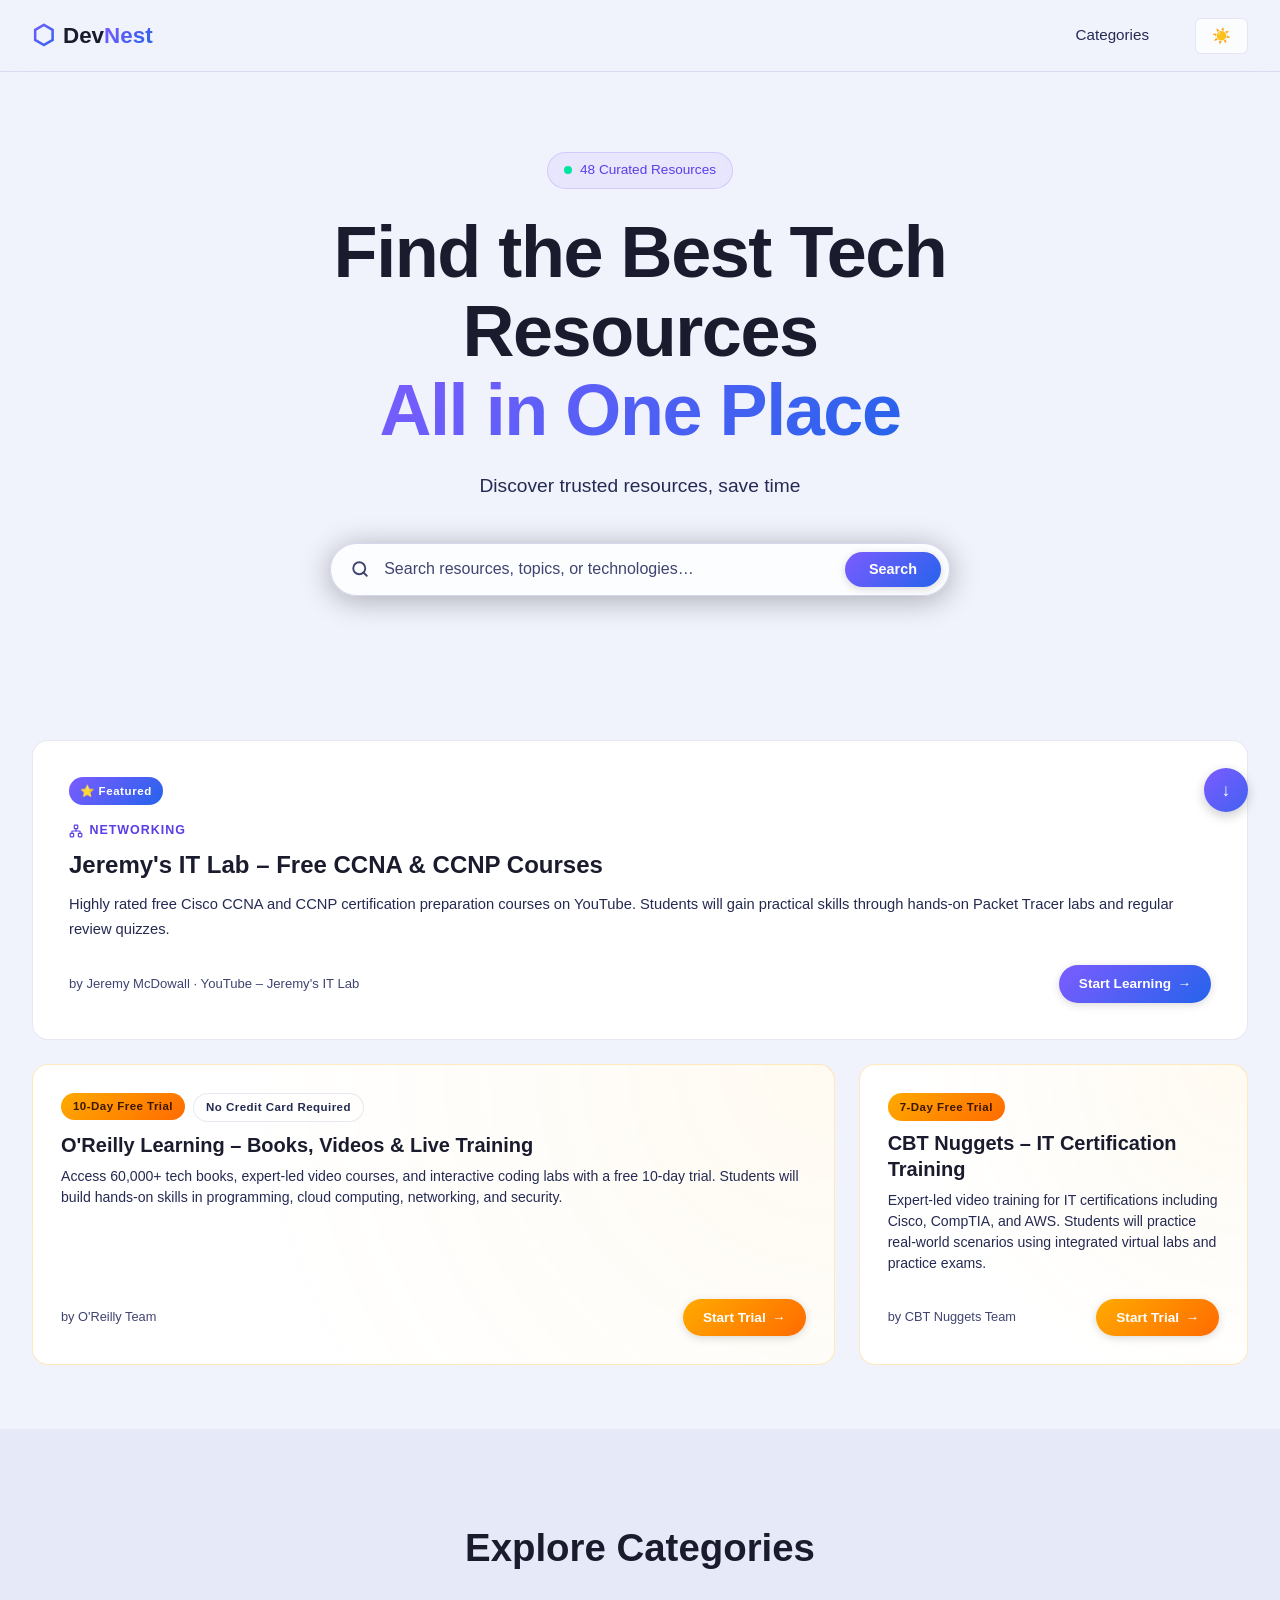
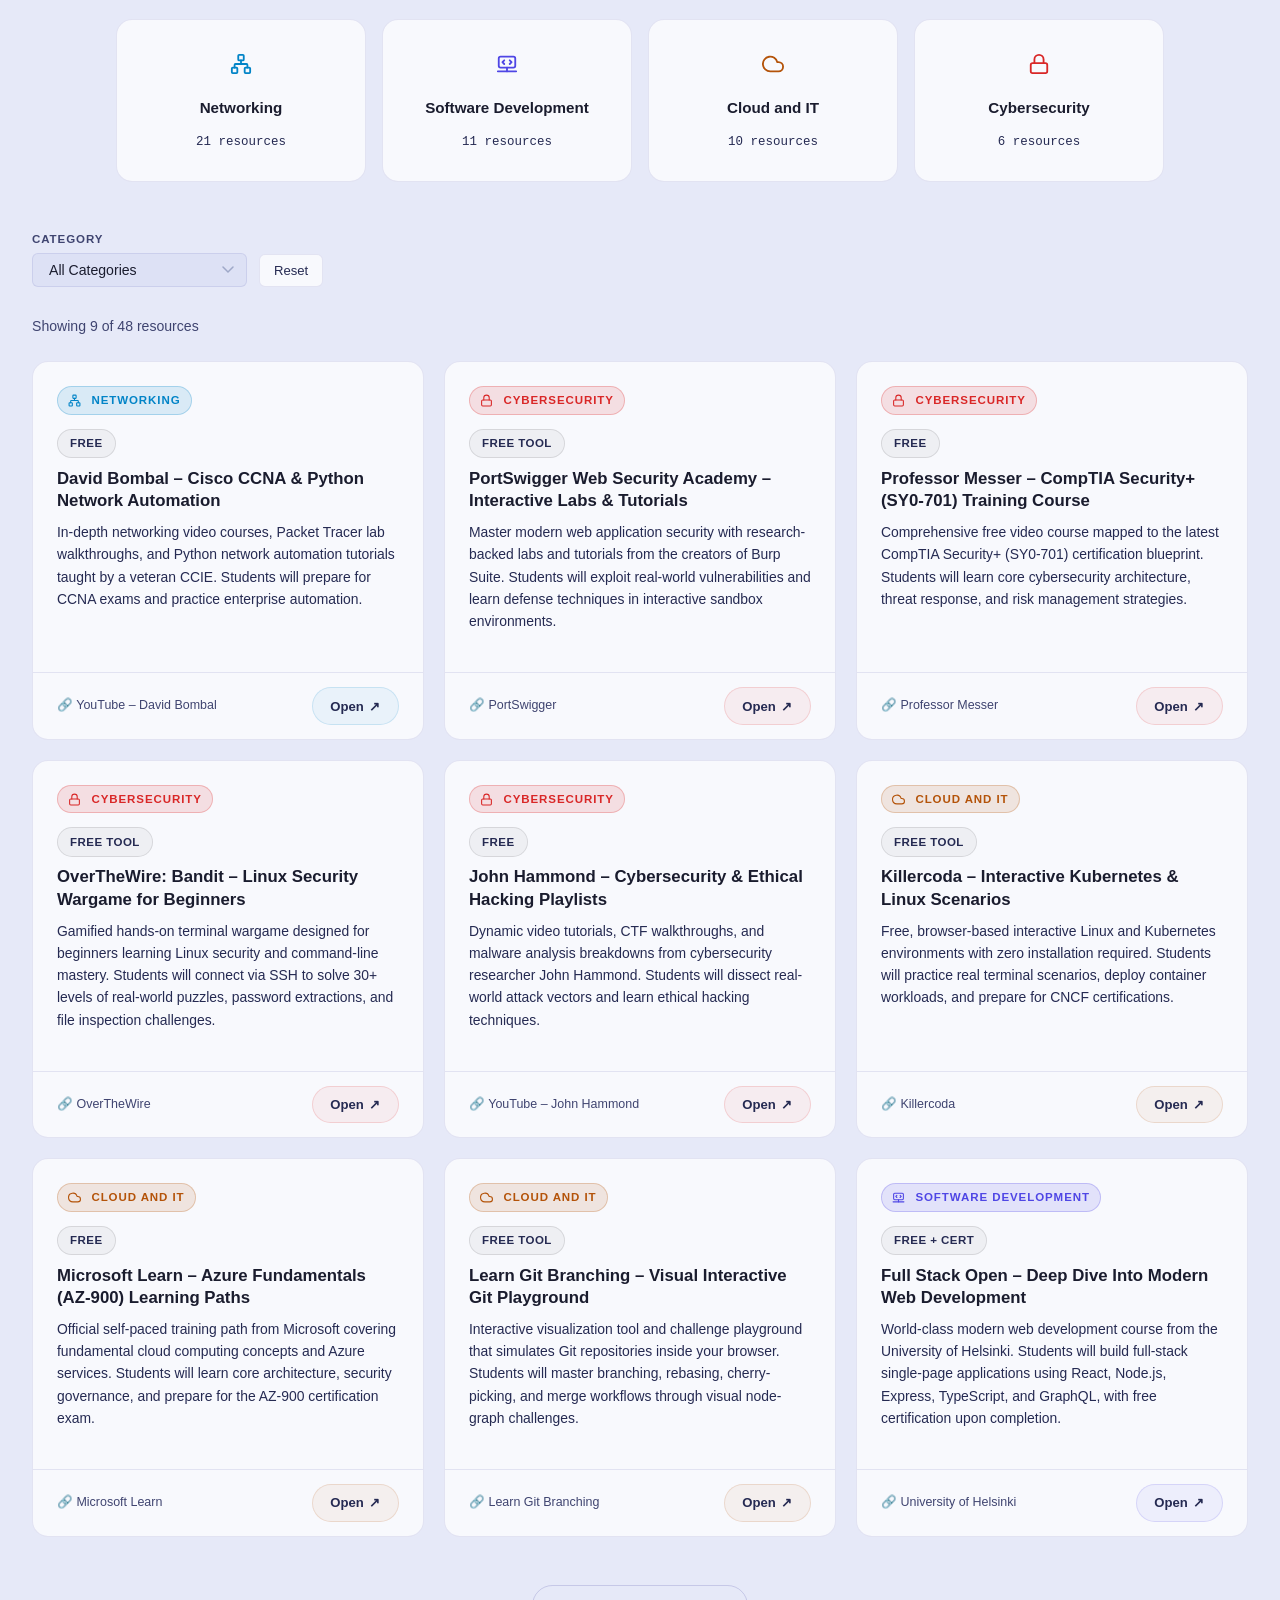
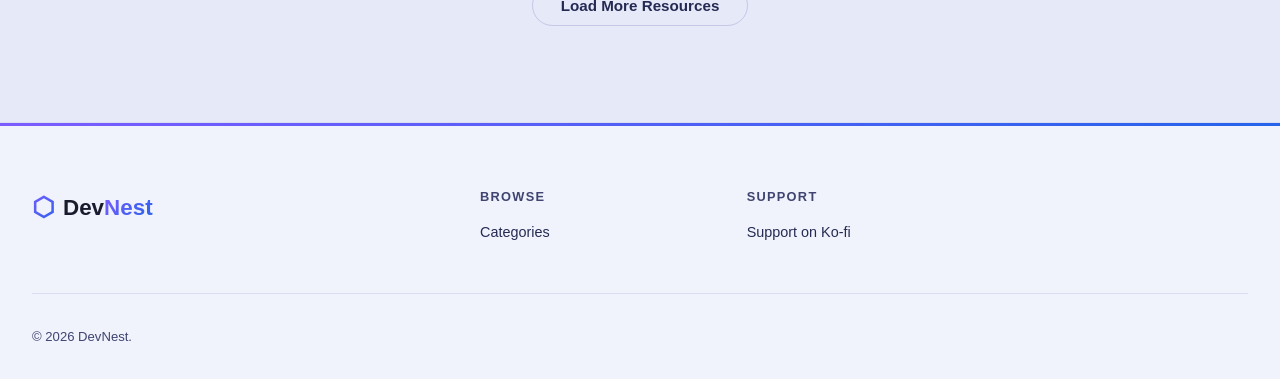
<file: index.html>
<!DOCTYPE html>
<html lang="en">
<head>
  <meta charset="UTF-8" />
  <meta name="viewport" content="width=device-width, initial-scale=1.0" />
  <meta http-equiv="Content-Security-Policy" content="default-src 'self'; script-src 'self' 'unsafe-inline' https://www.googletagmanager.com https://www.google-analytics.com; style-src 'self' 'unsafe-inline' https://fonts.googleapis.com; font-src https://fonts.gstatic.com; img-src 'self' data: https:; connect-src 'self' https://www.google-analytics.com https://analytics.google.com;" />
  <!-- Google tag (gtag.js) -->
  <script async src="https://www.googletagmanager.com/gtag/js?id=G-BM36JHDD2Q"></script>
  <script>
    window.dataLayer = window.dataLayer || [];
    function gtag(){dataLayer.push(arguments);}
    gtag('js', new Date());
    gtag('config', 'G-BM36JHDD2Q');
  </script>
  <title>DevNest – Curated Tech Resources</title>
  <meta name="description" content="DevNest is your curated directory of tech learning resources — web development, AI/ML, DevOps, security & more. Filter, discover, and level up your skills today." />
  <meta name="keywords" content="tech resources, programming, web development, machine learning, DevOps, learning resources" />
  <meta property="og:type" content="website" />
  <meta property="og:url" content="https://devnest-learn.pages.dev/" />
  <meta property="og:title" content="DevNest – Curated Tech Resources" />
  <meta property="og:description" content="Browse 500+ curated tech learning resources across web development, AI/ML, DevOps, security &amp; networking — all in one place. Free, verified, and updated daily." />
  <meta property="og:image" content="https://devnest-learn.pages.dev/hero_banner.webp" />
  <meta name="twitter:card" content="summary_large_image" />
  <meta name="twitter:title" content="DevNest – Curated Tech Resources" />
  <meta name="twitter:description" content="Browse 500+ curated tech learning resources across web development, AI/ML, DevOps, security &amp; networking — all in one place. Free, verified, and updated daily." />
  <meta name="twitter:image" content="https://devnest-learn.pages.dev/hero_banner.webp" />
  <link rel="canonical" href="https://devnest-learn.pages.dev/" />
  <link rel="icon" type="image/svg+xml" href="favicon.svg" />
  <link rel="apple-touch-icon" sizes="180x180" href="apple-touch-icon.png" />
  <link rel="icon" type="image/png" sizes="32x32" href="favicon-32x32.png" />
  <link rel="icon" type="image/png" sizes="16x16" href="favicon-16x16.png" />
  <link rel="preconnect" href="https://fonts.googleapis.com" />
  <link rel="preconnect" href="https://fonts.gstatic.com" crossorigin />
  <link href="https://fonts.googleapis.com/css2?family=Outfit:wght@300;400;500;600;700;800&family=JetBrains+Mono:wght@400;500&display=swap" rel="stylesheet" />
  <link rel="stylesheet" href="style.css?v=1.3" />
  <script type="application/ld+json">
  {
    "@context": "https://schema.org",
    "@type": "WebSite",
    "name": "DevNest",
    "url": "https://devnest-learn.pages.dev/",
    "description": "DevNest is your curated directory of tech learning resources — web development, AI/ML, DevOps, security & more. Filter, discover, and level up your skills today.",
    "publisher": {
      "@type": "Organization",
      "name": "DevNest",
      "url": "https://devnest-learn.pages.dev/",
      "logo": {
        "@type": "ImageObject",
        "url": "https://devnest-learn.pages.dev/hero_banner.webp"
      }
    },
    "potentialAction": {
      "@type": "SearchAction",
      "target": {
        "@type": "EntryPoint",
        "urlTemplate": "https://devnest-learn.pages.dev/?search={search_term_string}"
      },
      "query-input": "required name=search_term_string"
    }
  }
  </script>
</head>
<body>
  <script>
    (function() {
      const theme = localStorage.getItem('theme');
      if (theme === 'light' || (!theme && window.matchMedia('(prefers-color-scheme: light)').matches)) {
        document.documentElement.classList.add('light-mode');
      }
    })();
  </script>
  <a href="#main-content" class="skip-link">Skip to main content</a>

  <!-- ── NAVBAR ── -->
  <header class="navbar" id="navbar">
    <div class="nav-inner">
      <a href="#home" class="logo" id="logo-link">
        <span class="logo-icon" aria-hidden="true">⬡</span>
        <span class="logo-text">Dev<span class="logo-accent">Nest</span></span>
      </a>
      <nav class="nav-links" id="nav-links">
        <a href="#categories" class="nav-link">Categories</a>
      </nav>
      <div class="nav-actions">
        <button class="btn-ghost" id="theme-toggle" aria-label="Toggle theme" title="Toggle theme">🌙</button>
      </div>
      <button class="hamburger" id="hamburger" aria-label="Open menu" aria-expanded="false" aria-controls="mobile-menu">
        <span></span><span></span><span></span>
      </button>
    </div>
  </header>

  <!-- ── MOBILE MENU ── -->
  <nav aria-label="Mobile navigation" class="mobile-menu" id="mobile-menu">
    <a href="#categories" class="mobile-link">Categories</a>
  </nav>

  <main id="main-content" tabindex="-1">

  <!-- ── HERO ── -->
  <section class="hero" id="home">
    <div class="hero-bg">
      <div class="hero-orb hero-orb-1"></div>
      <div class="hero-orb hero-orb-2"></div>
      <div class="hero-orb hero-orb-3"></div>
      <div class="hero-overlay"></div>
    </div>
    <div class="hero-content">
      <div class="hero-badge">
        <span class="badge-dot"></span>
        <span id="hero-badge-count">500+ Curated Resources</span>
      </div>
      <h1 class="hero-title">
        Find the Best Tech Resources<br />
        <span class="gradient-text">All in One Place</span>
      </h1>
      <p class="hero-subtitle">
        Discover trusted resources, save time
      </p>
      <div class="search-bar-wrapper" id="search-wrapper">
        <div class="search-bar">
          <svg class="search-icon" aria-hidden="true" focusable="false" xmlns="http://www.w3.org/2000/svg" width="18" height="18" viewBox="0 0 24 24" fill="none" stroke="currentColor" stroke-width="2.5" stroke-linecap="round" stroke-linejoin="round" style="color: var(--text3); margin-right: 0.2rem;"><circle cx="11" cy="11" r="8"></circle><line x1="21" y1="21" x2="16.65" y2="16.65"></line></svg>
          <input
            type="search"
            id="search-input"
            class="search-input"
            placeholder="Search resources, topics, or technologies…"
            aria-label="Search resources"
            autocomplete="off"
            aria-autocomplete="list"
            aria-controls="search-suggestions"
            aria-expanded="false"
            aria-haspopup="listbox"
          />
          <div class="search-suggestions hidden" id="search-suggestions" role="listbox"></div>
          <button class="search-btn" id="search-btn">Search</button>
        </div>
      </div>
    </div>
  </section>

  <!-- ── FEATURED TUTORIALS ── -->
  <section class="featured-section" id="featured">
    <div class="container">
      <h2 class="sr-only">Featured Resources</h2>
      <div class="bento-dashboard" id="featured-grid">
        <!-- generated by JS -->
      </div>
    </div>
  </section>

  <!-- ── CATEGORIES ── -->
  <section class="categories-section" id="categories">
    <div class="container">
      <div class="section-header">
        <h2 class="section-title">Explore Categories</h2>
      </div>
      <div class="category-grid" id="category-grid">
        <!-- generated by JS -->
      </div>
    </div>
  </section>

  <!-- ── ALL TUTORIALS ── -->
  <section class="tutorials-section" id="tutorials">
    <div class="container">
      <h2 class="sr-only">Discover Resources</h2>
      <div class="tutorials-header">
        <div class="filter-bar" id="filter-bar">
          <div class="filter-group">
            <label class="filter-label" for="cat-filter">Category</label>
            <select id="cat-filter" class="filter-select">
              <option value="all">All Categories</option>
            </select>
          </div>

          <button class="btn-ghost filter-reset" id="reset-filters">Reset</button>
        </div>
      </div>

      <div class="sort-bar">
        <span class="results-count" id="results-count">Showing all resources</span>
      </div>

      <div class="tutorials-grid" id="tutorials-grid">
        <!-- generated by JS -->
      </div>
      <div class="no-results hidden" id="no-results">
        <div class="no-results-icon" aria-hidden="true">🔭</div>
        <h3>No resources found</h3>
        <p>Try adjusting your search or filters</p>
        <button class="btn-primary" id="clear-search">Clear Search</button>
      </div>
      <div class="load-more-wrapper" id="load-more-wrapper">
        <button class="btn-outline" id="load-more-btn">Load More Resources</button>
      </div>
    </div>
  </section>

  </main>

  <!-- ── FOOTER ── -->
  <footer class="footer">
    <div class="container">
      <div class="footer-top">
        <div class="footer-brand">
          <a href="#home" class="logo">
            <span class="logo-icon" aria-hidden="true">⬡</span>
            <span class="logo-text">Dev<span class="logo-accent">Nest</span></span>
          </a>
        </div>
        <div class="footer-links-grid">
          <div class="footer-col">
            <h3 class="footer-col-title">Browse</h3>
            <a href="#categories" class="footer-link">Categories</a>
          </div>
          <div class="footer-col">
            <h3 class="footer-col-title">Support</h3>
            <a href="https://ko-fi.com/devnestlearn" target="_blank" class="footer-link">Support on Ko-fi</a>
          </div>
        </div>
      </div>
      <div class="footer-bottom">
        <span>© 2026 DevNest.</span>
      </div>
    </div>
  </footer>

  <!-- ── TOAST ── -->
  <div class="toast" id="toast" role="alert" aria-live="polite"></div>

  <!-- ── BACK TO TOP / SCROLL TO BOTTOM ── -->
  <button class="scroll-to-bottom" id="scroll-to-bottom" aria-label="Scroll to bottom">↓</button>
  <button class="back-to-top" id="back-to-top" aria-label="Back to top">↑</button>

  <script src="app.js"></script>
</body>
</html>
</file>
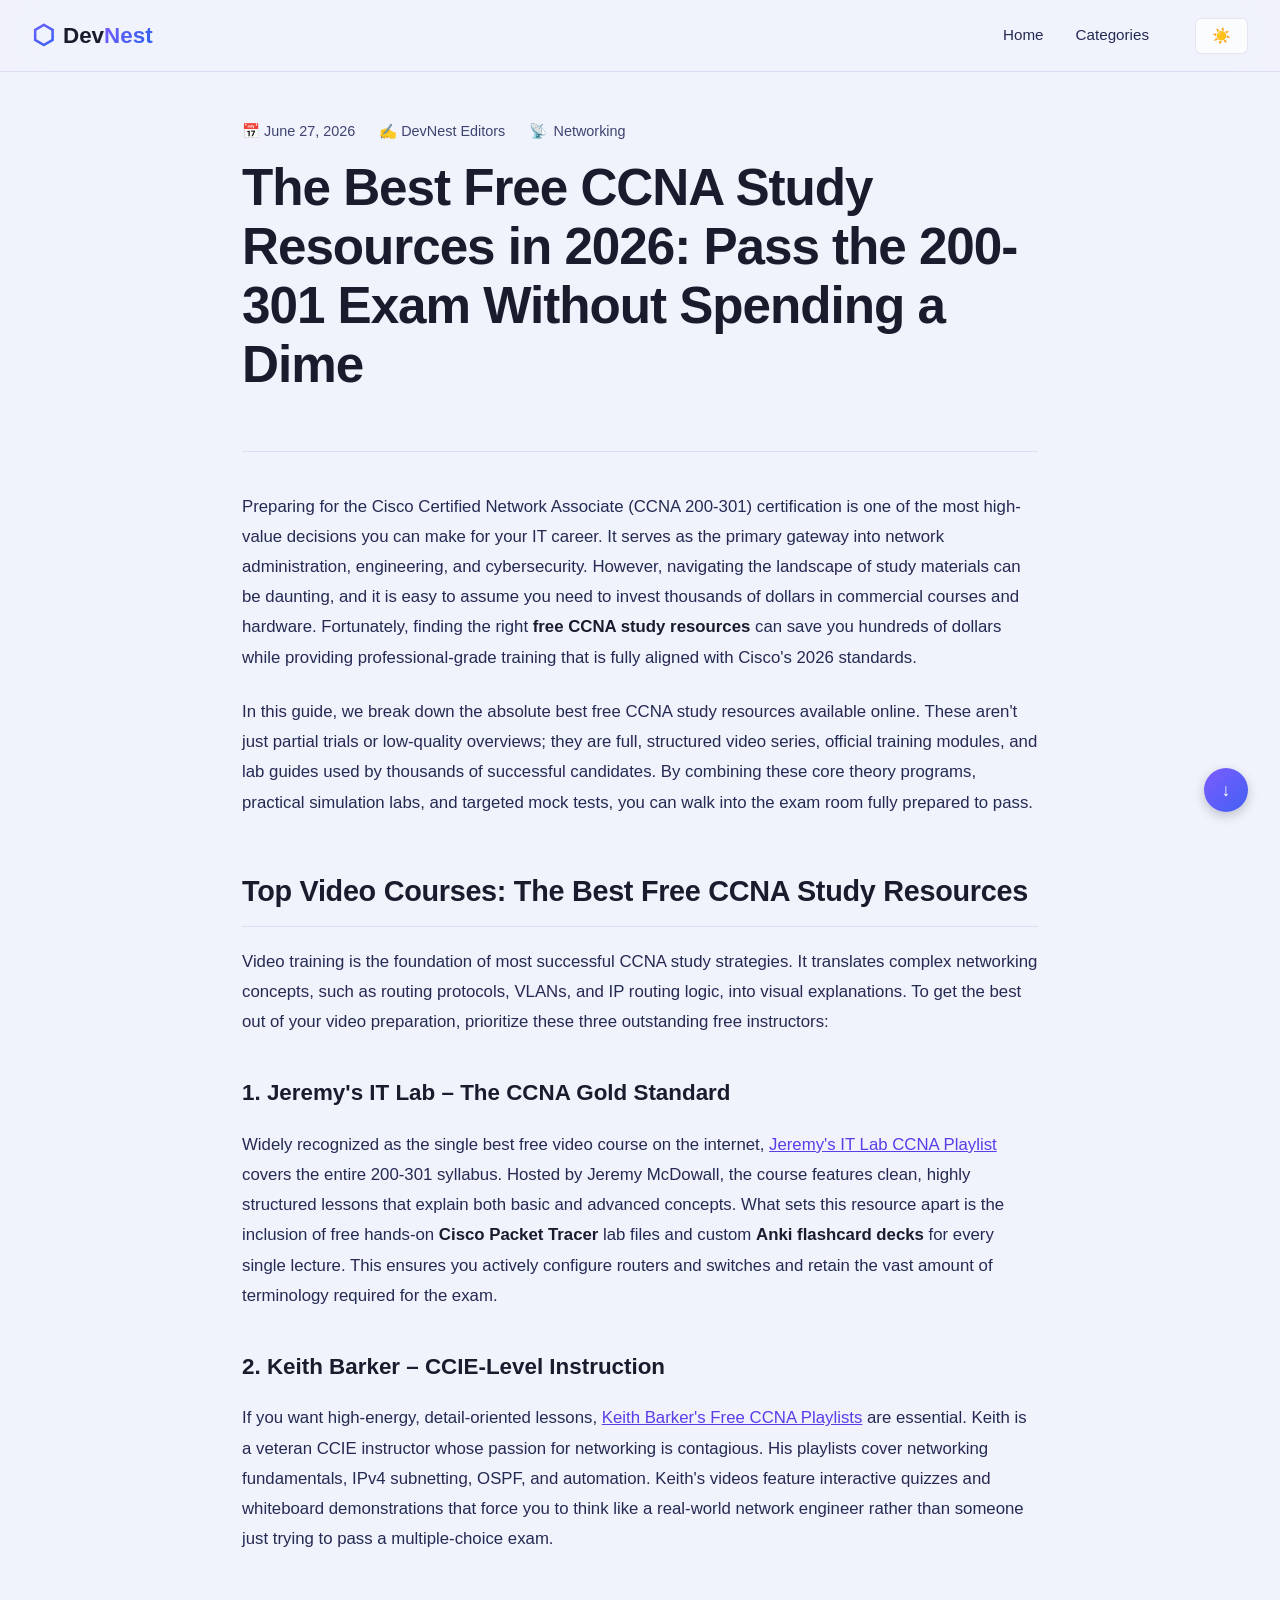
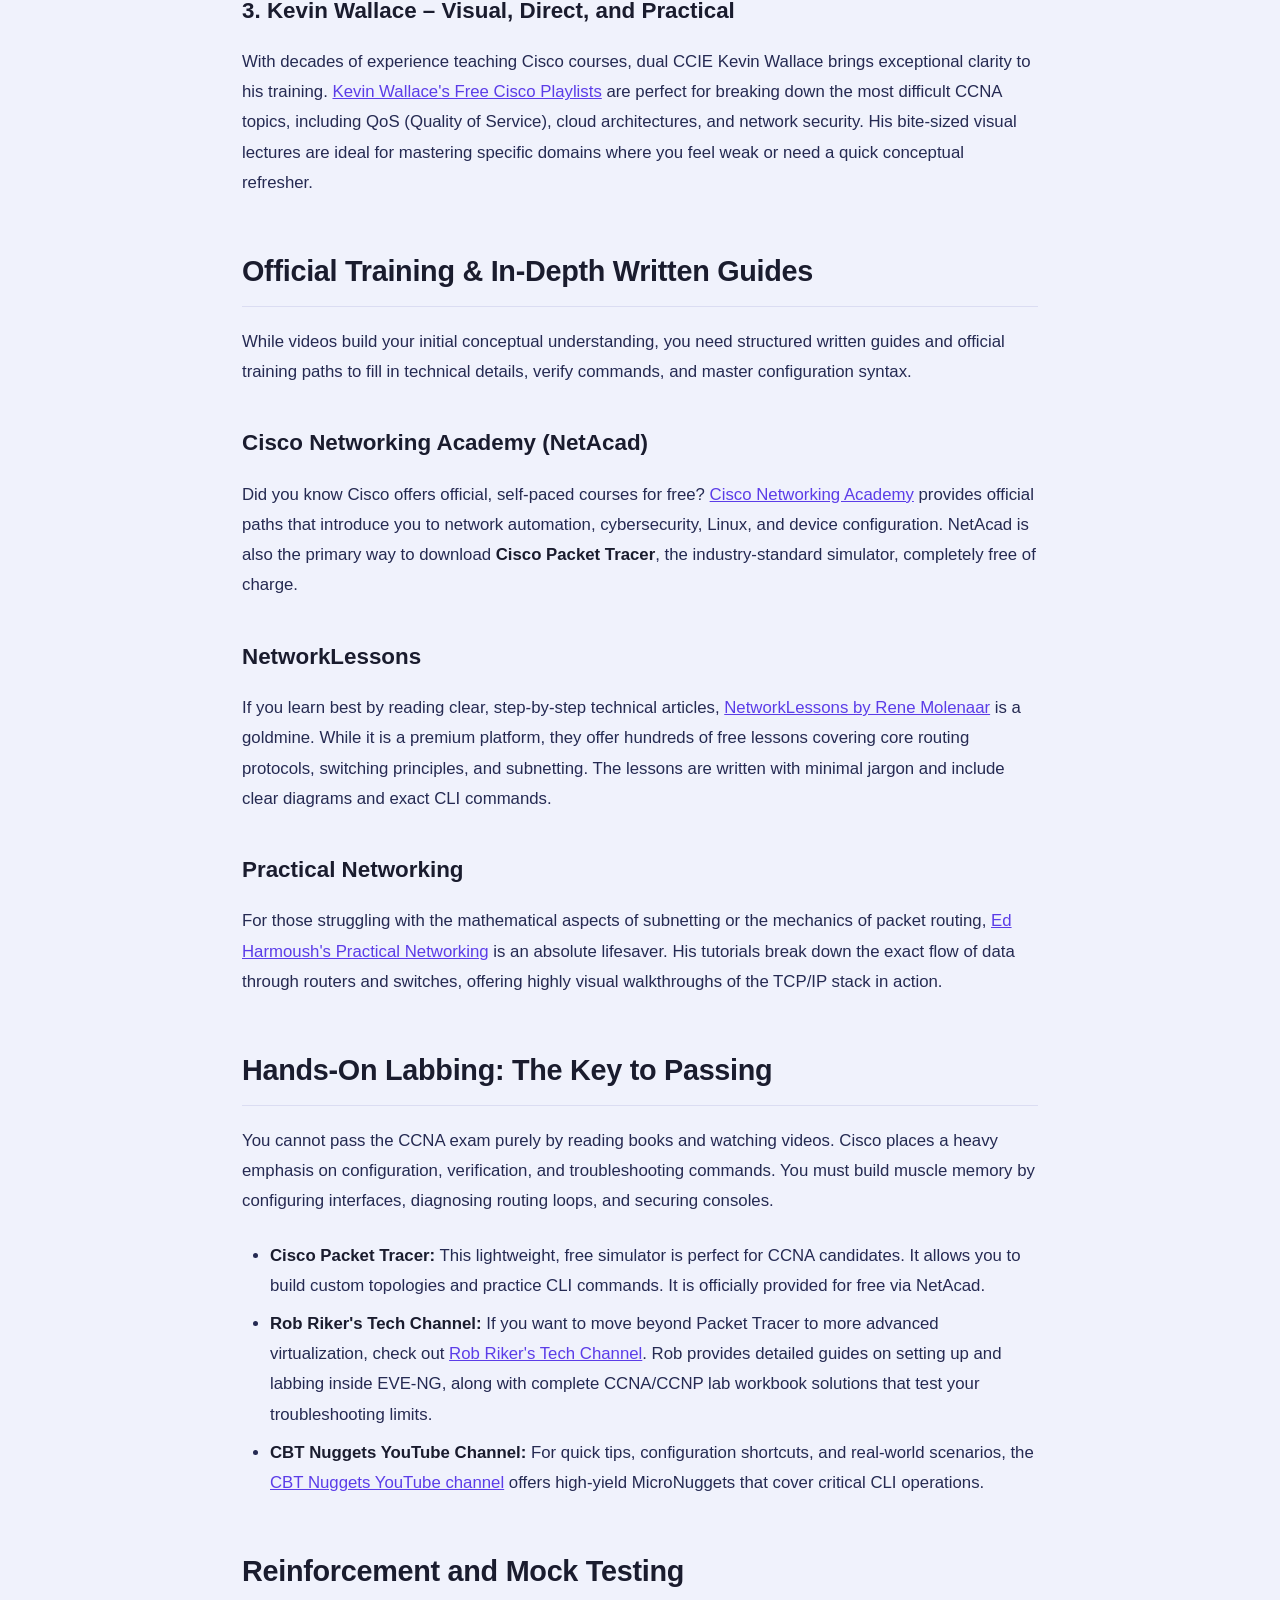
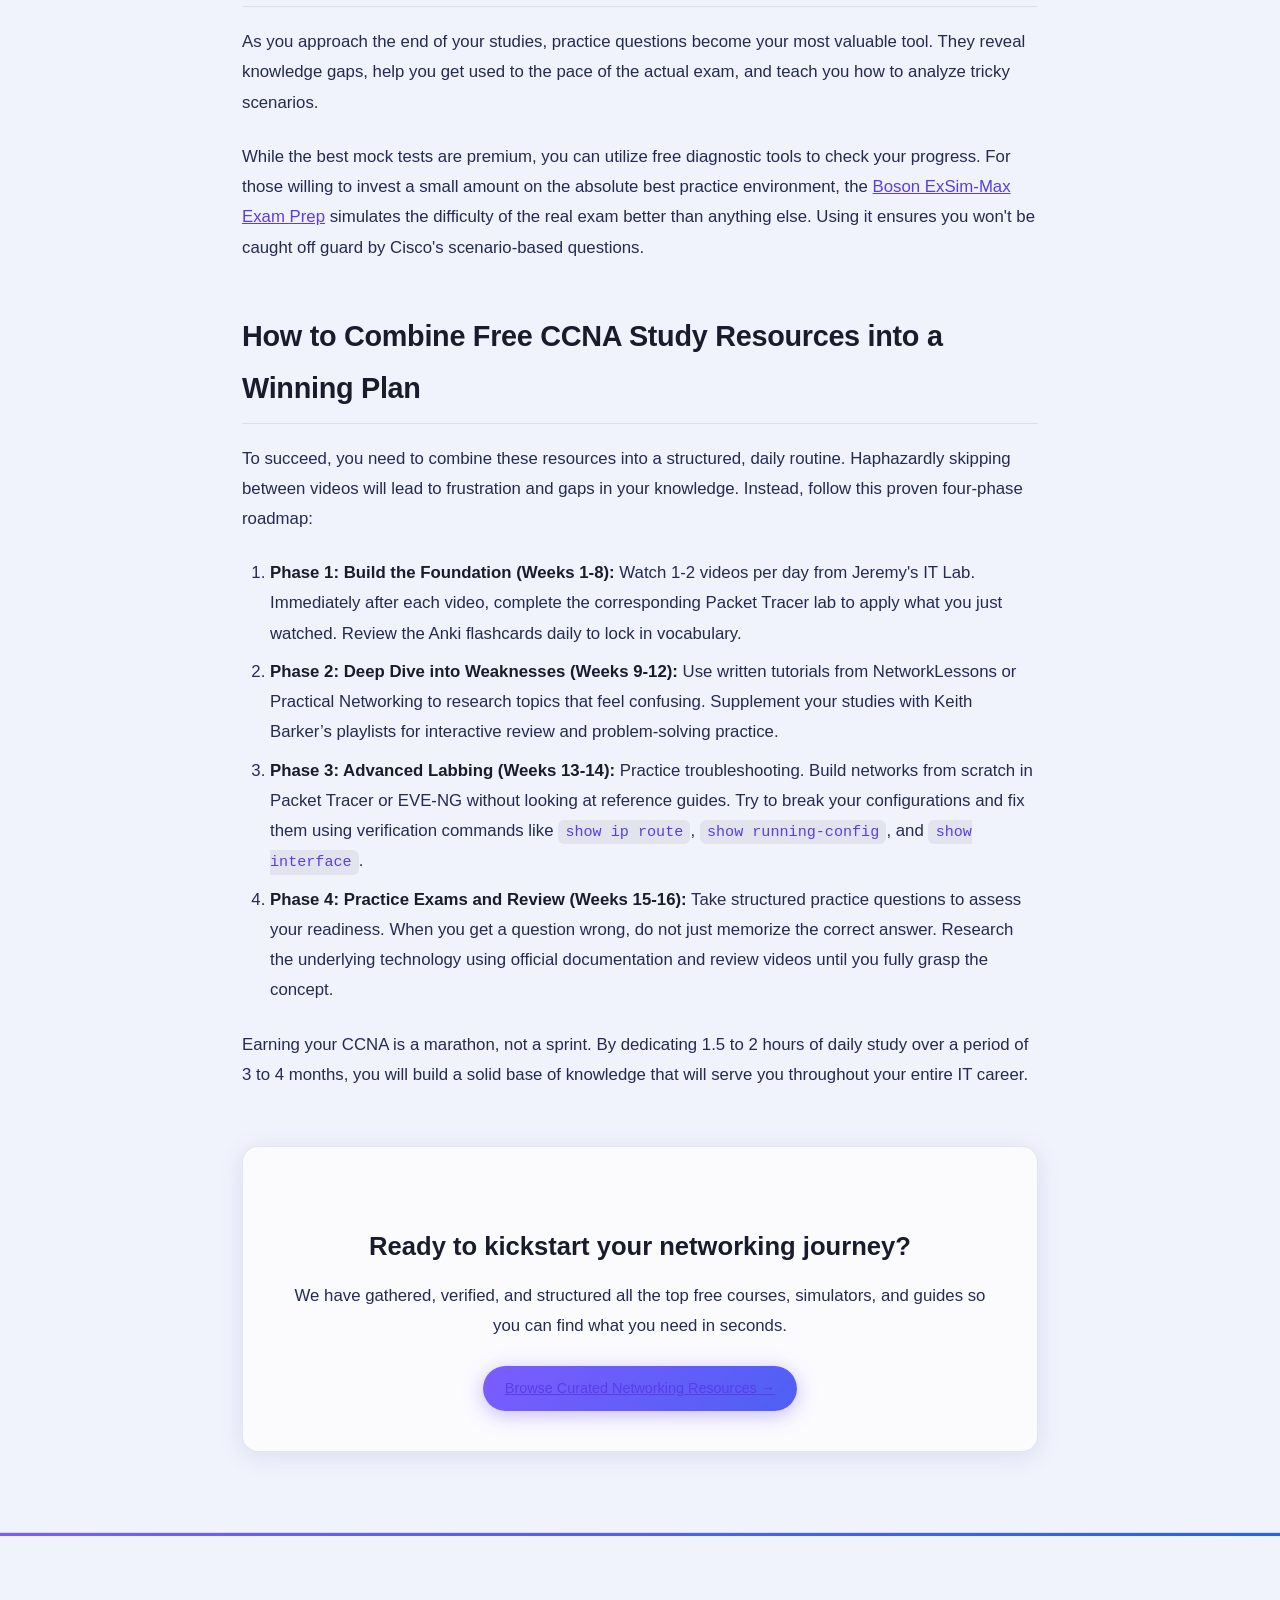
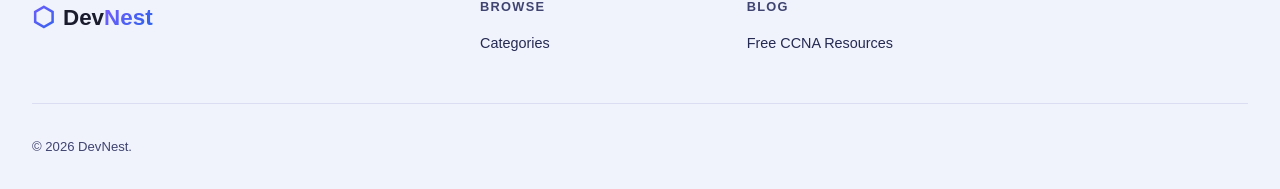
<file: blog/free-ccna-study-resources-2026.html>
<!DOCTYPE html>
<html lang="en">
<head>
  <meta charset="UTF-8" />
  <meta name="viewport" content="width=device-width, initial-scale=1.0" />
  <meta http-equiv="Content-Security-Policy" content="default-src 'self'; script-src 'self' 'unsafe-inline' https://www.googletagmanager.com https://www.google-analytics.com; style-src 'self' 'unsafe-inline' https://fonts.googleapis.com; font-src https://fonts.gstatic.com; img-src 'self' data: https:; connect-src 'self' https://www.google-analytics.com https://analytics.google.com;" />
  <!-- Google tag (gtag.js) -->
  <script async src="https://www.googletagmanager.com/gtag/js?id=G-BM36JHDD2Q"></script>
  <script>
    window.dataLayer = window.dataLayer || [];
    function gtag(){dataLayer.push(arguments);}
    gtag('js', new Date());
    gtag('config', 'G-BM36JHDD2Q');
  </script>
  <title>The Best Free CCNA Study Resources in 2026 – DevNest</title>
  <meta name="description" content="Looking for the best free CCNA study resources to pass your Cisco 200-301 exam? Here is a curated guide to the top video courses, lab tools, and practice tests." />
  <meta name="keywords" content="free CCNA study resources, CCNA certification prep, learn CCNA free, Cisco Packet Tracer tutorial, best free CCNA course, networking" />
  <meta property="og:type" content="article" />
  <meta property="og:url" content="https://devnest-learn.pages.dev/blog/free-ccna-study-resources-2026.html" />
  <meta property="og:title" content="The Best Free CCNA Study Resources in 2026 – DevNest" />
  <meta property="og:description" content="Looking for the best free CCNA study resources to pass your Cisco 200-301 exam? Here is a curated guide to the top video courses, lab tools, and practice tests." />
  <meta property="og:image" content="https://devnest-learn.pages.dev/hero_banner.webp" />
  <meta name="twitter:card" content="summary_large_image" />
  <meta name="twitter:title" content="The Best Free CCNA Study Resources in 2026 – DevNest" />
  <meta name="twitter:description" content="Looking for the best free CCNA study resources to pass your Cisco 200-301 exam? Here is a curated guide to the top video courses, lab tools, and practice tests." />
  <meta name="twitter:image" content="https://devnest-learn.pages.dev/hero_banner.webp" />
  <link rel="canonical" href="https://devnest-learn.pages.dev/blog/free-ccna-study-resources-2026.html" />
  <link rel="icon" type="image/svg+xml" href="../favicon.svg" />
  <link rel="apple-touch-icon" sizes="180x180" href="../apple-touch-icon.png" />
  <link rel="icon" type="image/png" sizes="32x32" href="../favicon-32x32.png" />
  <link rel="icon" type="image/png" sizes="16x16" href="../favicon-16x16.png" />
  <link rel="preconnect" href="https://fonts.googleapis.com" />
  <link rel="preconnect" href="https://fonts.gstatic.com" crossorigin />
  <link href="https://fonts.googleapis.com/css2?family=Outfit:wght@300;400;500;600;700;800&family=JetBrains+Mono:wght@400;500&display=swap" rel="stylesheet" />
  <link rel="stylesheet" href="../style.css?v=1.2" />
  <script type="application/ld+json">
  {
    "@context": "https://schema.org",
    "@type": "BlogPosting",
    "headline": "The Best Free CCNA Study Resources in 2026",
    "description": "Looking for the best free CCNA study resources to pass your Cisco 200-301 exam in 2026? Check out our curated list of video courses, labs, and practice tests.",
    "image": "https://devnest-learn.pages.dev/hero_banner.webp",
    "author": {
      "@type": "Person",
      "name": "DevNest Editor"
    },
    "publisher": {
      "@type": "Organization",
      "name": "DevNest",
      "logo": {
        "@type": "ImageObject",
        "url": "https://devnest-learn.pages.dev/favicon.ico"
      }
    },
    "datePublished": "2026-06-27",
    "dateModified": "2026-06-27",
    "mainEntityOfPage": {
      "@type": "WebPage",
      "@id": "https://devnest-learn.pages.dev/blog/free-ccna-study-resources-2026.html"
    }
  }
  </script>
  <style>
    .blog-container {
      max-width: 860px;
      margin: calc(var(--navbar-h) + 3rem) auto 5rem;
      padding: 0 2rem;
    }
    .blog-header {
      margin-bottom: 2.5rem;
      text-align: left;
      border-bottom: 1px solid var(--border);
      padding-bottom: 2rem;
    }
    .blog-meta {
      font-size: 0.9rem;
      color: var(--text3);
      margin-bottom: 1rem;
      display: flex;
      gap: 1.5rem;
      align-items: center;
      flex-wrap: wrap;
    }
    .blog-meta span {
      display: flex;
      align-items: center;
      gap: 0.4rem;
    }
    .blog-title {
      font-size: clamp(2.2rem, 5vw, 3.2rem);
      font-weight: 800;
      line-height: 1.15;
      color: var(--text);
      margin-bottom: 1.5rem;
      letter-spacing: -0.02em;
    }
    .blog-content {
      font-size: 1.05rem;
      line-height: 1.8;
      color: var(--text2);
    }
    .blog-content h2 {
      font-size: 1.8rem;
      font-weight: 800;
      color: var(--text);
      margin: 3rem 0 1.25rem;
      letter-spacing: -0.01em;
      border-bottom: 1px solid var(--border);
      padding-bottom: 0.5rem;
    }
    .blog-content h3 {
      font-size: 1.4rem;
      font-weight: 700;
      color: var(--text);
      margin: 2.25rem 0 1rem;
    }
    .blog-content p {
      margin-bottom: 1.5rem;
    }
    .blog-content ul, .blog-content ol {
      margin-bottom: 1.5rem;
      padding-left: 1.75rem;
    }
    .blog-content li {
      margin-bottom: 0.5rem;
    }
    .blog-content strong {
      color: var(--text);
    }
    .blog-content a {
      color: var(--primary-light);
      text-decoration: underline;
      transition: color var(--transition);
      font-weight: 500;
    }
    .blog-content a:hover {
      color: var(--accent);
    }
    .light-mode .blog-content a {
      color: var(--primary);
    }
    .light-mode .blog-content a:hover {
      color: var(--accent);
    }
    .blog-content code {
      font-family: var(--mono);
      background: var(--surface2);
      padding: 0.2rem 0.45rem;
      border-radius: var(--radius-xs);
      font-size: 0.9em;
      color: var(--accent);
    }
    .light-mode .blog-content code {
      background: rgba(0,0,0,0.06);
      color: var(--primary);
    }
    .blog-cta-box {
      background: var(--surface);
      border: 1px solid var(--border);
      border-radius: var(--radius);
      padding: 2.5rem;
      margin: 3.5rem 0;
      text-align: center;
      box-shadow: var(--shadow);
    }
    .blog-cta-box h3 {
      font-size: 1.6rem;
      margin-bottom: 0.75rem;
      color: var(--text);
      font-weight: 800;
    }
    .blog-cta-box p {
      margin-bottom: 1.5rem;
      color: var(--text2);
    }
    .blog-cta-box .btn-primary {
      box-shadow: 0 4px 20px rgba(124,92,255,0.4);
    }
  </style>
</head>
<body>
  <script>
    (function() {
      const theme = localStorage.getItem('theme');
      if (theme === 'light' || (!theme && window.matchMedia('(prefers-color-scheme: light)').matches)) {
        document.documentElement.classList.add('light-mode');
      }
    })();
  </script>
  <a href="#main-content" class="skip-link">Skip to main content</a>

  <!-- ── NAVBAR ── -->
  <header class="navbar" id="navbar">
    <div class="nav-inner">
      <a href="../index.html" class="logo" id="logo-link">
        <span class="logo-icon" aria-hidden="true">⬡</span>
        <span class="logo-text">Dev<span class="logo-accent">Nest</span></span>
      </a>
      <nav class="nav-links" id="nav-links">
        <a href="../index.html" class="nav-link">Home</a>
        <a href="../index.html#categories" class="nav-link">Categories</a>
      </nav>
      <div class="nav-actions">
         <button class="btn-ghost" id="theme-toggle" aria-label="Toggle theme" title="Toggle theme">🌙</button>
      </div>
      <button class="hamburger" id="hamburger" aria-label="Open menu" aria-expanded="false" aria-controls="mobile-menu">
        <span></span><span></span><span></span>
      </button>
    </div>
  </header>

  <!-- ── MOBILE MENU ── -->
  <nav aria-label="Mobile navigation" class="mobile-menu" id="mobile-menu">
    <a href="../index.html" class="mobile-link">Home</a>
    <a href="../index.html#categories" class="mobile-link">Categories</a>
  </nav>

  <main id="main-content" tabindex="-1">
    <article class="blog-container">
      <header class="blog-header">
        <div class="blog-meta">
          <span>📅 June 27, 2026</span>
          <span>✍️ DevNest Editors</span>
          <span>📡 <a href="../index.html?category=networking">Networking</a></span>
        </div>
        <h1 class="blog-title">The Best Free CCNA Study Resources in 2026: Pass the 200-301 Exam Without Spending a Dime</h1>
      </header>

      <div class="blog-content">
        <p>
          Preparing for the Cisco Certified Network Associate (CCNA 200-301) certification is one of the most high-value decisions you can make for your IT career. It serves as the primary gateway into network administration, engineering, and cybersecurity. However, navigating the landscape of study materials can be daunting, and it is easy to assume you need to invest thousands of dollars in commercial courses and hardware. Fortunately, finding the right <strong>free CCNA study resources</strong> can save you hundreds of dollars while providing professional-grade training that is fully aligned with Cisco's 2026 standards.
        </p>

        <p>
          In this guide, we break down the absolute best free CCNA study resources available online. These aren't just partial trials or low-quality overviews; they are full, structured video series, official training modules, and lab guides used by thousands of successful candidates. By combining these core theory programs, practical simulation labs, and targeted mock tests, you can walk into the exam room fully prepared to pass.
        </p>

        <h2>Top Video Courses: The Best Free CCNA Study Resources</h2>
        <p>
          Video training is the foundation of most successful CCNA study strategies. It translates complex networking concepts, such as routing protocols, VLANs, and IP routing logic, into visual explanations. To get the best out of your video preparation, prioritize these three outstanding free instructors:
        </p>

        <h3>1. Jeremy's IT Lab – The CCNA Gold Standard</h3>
        <p>
          Widely recognized as the single best free video course on the internet, 
          <a href="../index.html?search=Jeremy%27s+IT+Lab">Jeremy's IT Lab CCNA Playlist</a> 
          covers the entire 200-301 syllabus. Hosted by Jeremy McDowall, the course features clean, highly structured lessons that explain both basic and advanced concepts. What sets this resource apart is the inclusion of free hands-on <strong>Cisco Packet Tracer</strong> lab files and custom <strong>Anki flashcard decks</strong> for every single lecture. This ensures you actively configure routers and switches and retain the vast amount of terminology required for the exam.
        </p>

        <h3>2. Keith Barker – CCIE-Level Instruction</h3>
        <p>
          If you want high-energy, detail-oriented lessons, 
          <a href="../index.html?search=Keith+Barker">Keith Barker's Free CCNA Playlists</a> 
          are essential. Keith is a veteran CCIE instructor whose passion for networking is contagious. His playlists cover networking fundamentals, IPv4 subnetting, OSPF, and automation. Keith's videos feature interactive quizzes and whiteboard demonstrations that force you to think like a real-world network engineer rather than someone just trying to pass a multiple-choice exam.
        </p>

        <h3>3. Kevin Wallace – Visual, Direct, and Practical</h3>
        <p>
          With decades of experience teaching Cisco courses, dual CCIE Kevin Wallace brings exceptional clarity to his training. 
          <a href="../index.html?search=Kevin+Wallace">Kevin Wallace's Free Cisco Playlists</a> 
          are perfect for breaking down the most difficult CCNA topics, including QoS (Quality of Service), cloud architectures, and network security. His bite-sized visual lectures are ideal for mastering specific domains where you feel weak or need a quick conceptual refresher.
        </p>

        <h2>Official Training & In-Depth Written Guides</h2>
        <p>
          While videos build your initial conceptual understanding, you need structured written guides and official training paths to fill in technical details, verify commands, and master configuration syntax.
        </p>

        <h3>Cisco Networking Academy (NetAcad)</h3>
        <p>
          Did you know Cisco offers official, self-paced courses for free? 
          <a href="../index.html?search=Cisco+Networking+Academy">Cisco Networking Academy</a> 
          provides official paths that introduce you to network automation, cybersecurity, Linux, and device configuration. NetAcad is also the primary way to download <strong>Cisco Packet Tracer</strong>, the industry-standard simulator, completely free of charge.
        </p>

        <h3>NetworkLessons</h3>
        <p>
          If you learn best by reading clear, step-by-step technical articles, 
          <a href="../index.html?search=NetworkLessons">NetworkLessons by Rene Molenaar</a> 
          is a goldmine. While it is a premium platform, they offer hundreds of free lessons covering core routing protocols, switching principles, and subnetting. The lessons are written with minimal jargon and include clear diagrams and exact CLI commands.
        </p>

        <h3>Practical Networking</h3>
        <p>
          For those struggling with the mathematical aspects of subnetting or the mechanics of packet routing, 
          <a href="../index.html?search=Practical+Networking">Ed Harmoush's Practical Networking</a> 
          is an absolute lifesaver. His tutorials break down the exact flow of data through routers and switches, offering highly visual walkthroughs of the TCP/IP stack in action.
        </p>

        <h2>Hands-On Labbing: The Key to Passing</h2>
        <p>
          You cannot pass the CCNA exam purely by reading books and watching videos. Cisco places a heavy emphasis on configuration, verification, and troubleshooting commands. You must build muscle memory by configuring interfaces, diagnosing routing loops, and securing consoles.
        </p>
        <ul>
          <li>
            <strong>Cisco Packet Tracer:</strong> This lightweight, free simulator is perfect for CCNA candidates. It allows you to build custom topologies and practice CLI commands. It is officially provided for free via NetAcad.
          </li>
          <li>
            <strong>Rob Riker's Tech Channel:</strong> If you want to move beyond Packet Tracer to more advanced virtualization, check out 
            <a href="../index.html?search=Rob+Riker">Rob Riker's Tech Channel</a>. 
            Rob provides detailed guides on setting up and labbing inside EVE-NG, along with complete CCNA/CCNP lab workbook solutions that test your troubleshooting limits.
          </li>
          <li>
            <strong>CBT Nuggets YouTube Channel:</strong> For quick tips, configuration shortcuts, and real-world scenarios, the 
            <a href="../index.html?search=CBT+Nuggets">CBT Nuggets YouTube channel</a> 
            offers high-yield MicroNuggets that cover critical CLI operations.
          </li>
        </ul>

        <h2>Reinforcement and Mock Testing</h2>
        <p>
          As you approach the end of your studies, practice questions become your most valuable tool. They reveal knowledge gaps, help you get used to the pace of the actual exam, and teach you how to analyze tricky scenarios.
        </p>
        <p>
          While the best mock tests are premium, you can utilize free diagnostic tools to check your progress. For those willing to invest a small amount on the absolute best practice environment, the 
          <a href="../index.html?search=Boson">Boson ExSim-Max Exam Prep</a> 
          simulates the difficulty of the real exam better than anything else. Using it ensures you won't be caught off guard by Cisco's scenario-based questions.
        </p>

        <h2>How to Combine Free CCNA Study Resources into a Winning Plan</h2>
        <p>
          To succeed, you need to combine these resources into a structured, daily routine. Haphazardly skipping between videos will lead to frustration and gaps in your knowledge. Instead, follow this proven four-phase roadmap:
        </p>
        <ol>
          <li>
            <strong>Phase 1: Build the Foundation (Weeks 1-8):</strong> Watch 1-2 videos per day from Jeremy's IT Lab. Immediately after each video, complete the corresponding Packet Tracer lab to apply what you just watched. Review the Anki flashcards daily to lock in vocabulary.
          </li>
          <li>
            <strong>Phase 2: Deep Dive into Weaknesses (Weeks 9-12):</strong> Use written tutorials from NetworkLessons or Practical Networking to research topics that feel confusing. Supplement your studies with Keith Barker’s playlists for interactive review and problem-solving practice.
          </li>
          <li>
            <strong>Phase 3: Advanced Labbing (Weeks 13-14):</strong> Practice troubleshooting. Build networks from scratch in Packet Tracer or EVE-NG without looking at reference guides. Try to break your configurations and fix them using verification commands like <code>show ip route</code>, <code>show running-config</code>, and <code>show interface</code>.
          </li>
          <li>
            <strong>Phase 4: Practice Exams and Review (Weeks 15-16):</strong> Take structured practice questions to assess your readiness. When you get a question wrong, do not just memorize the correct answer. Research the underlying technology using official documentation and review videos until you fully grasp the concept.
          </li>
        </ol>

        <p>
          Earning your CCNA is a marathon, not a sprint. By dedicating 1.5 to 2 hours of daily study over a period of 3 to 4 months, you will build a solid base of knowledge that will serve you throughout your entire IT career.
        </p>

        <div class="blog-cta-box">
          <h3>Ready to kickstart your networking journey?</h3>
          <p>
            We have gathered, verified, and structured all the top free courses, simulators, and guides so you can find what you need in seconds.
          </p>
          <a href="../index.html?category=networking" class="btn-primary">
            Browse Curated Networking Resources →
          </a>
        </div>
      </div>
    </article>
  </main>

  <!-- ── FOOTER ── -->
  <footer class="footer">
    <div class="container">
      <div class="footer-top">
        <div class="footer-brand">
          <a href="../index.html" class="logo">
            <span class="logo-icon" aria-hidden="true">⬡</span>
            <span class="logo-text">Dev<span class="logo-accent">Nest</span></span>
          </a>
        </div>
        <div class="footer-links-grid">
          <div class="footer-col">
            <h3 class="footer-col-title">Browse</h3>
            <a href="../index.html#categories" class="footer-link">Categories</a>
          </div>
          <div class="footer-col">
            <h3 class="footer-col-title">Blog</h3>
            <a href="free-ccna-study-resources-2026.html" class="footer-link">Free CCNA Resources</a>
          </div>
        </div>
      </div>
      <div class="footer-bottom">
        <span>© 2026 DevNest.</span>
      </div>
    </div>
  </footer>

  <!-- ── TOAST ── -->
  <div class="toast" id="toast" role="alert" aria-live="polite"></div>

  <!-- ── BACK TO TOP / SCROLL TO BOTTOM ── -->
  <button class="scroll-to-bottom" id="scroll-to-bottom" aria-label="Scroll to bottom">↓</button>
  <button class="back-to-top" id="back-to-top" aria-label="Back to top">↑</button>

  <script src="../app.js"></script>
</body>
</html>
</file>
<file: style.css>
/* ===== RESET & BASE ===== */
*, *::before, *::after { box-sizing: border-box; margin: 0; padding: 0; -webkit-tap-highlight-color: transparent; }
html { scroll-behavior: smooth; font-size: 16px; }

:root {
  --bg: #0b0d14;
  --bg2: #10131f;
  --bg3: #161929;
  --surface: rgba(255,255,255,0.04);
  --surface2: rgba(255,255,255,0.08);
  --border: rgba(255,255,255,0.08);
  --border2: rgba(255,255,255,0.14);
  --text: #e8eaf6;
  --text2: #9ea8c8;
  --text3: #8c97be; /* Increased contrast for dark mode */
  --primary: #7c5cff;
  --primary-dark: #5b3de8;
  --primary-light: #a888ff;
  --accent: #00d4ff;
  --accent2: #ff6b9d;
  --accent3: #00e5a0;
  --gradient: linear-gradient(135deg, #7c5cff, #2563eb);
  --gradient2: linear-gradient(135deg, #ff6b9d, #7c5cff);
  --shadow: 0 4px 24px rgba(0,0,0,0.4);
  --shadow2: 0 8px 48px rgba(0,0,0,0.6);
  --radius: 16px;
  --radius-sm: 10px;
  --radius-xs: 6px;
  --font: 'Outfit', sans-serif;
  --mono: 'JetBrains Mono', monospace;
  --transition: 0.25s cubic-bezier(0.4,0,0.2,1);
  --navbar-h: 72px;
}

.light-mode {
  --bg: #f0f2fc;
  --bg2: #e6e9f8;
  --bg3: #dde1f5;
  --surface: rgba(255,255,255,0.7);
  --surface2: rgba(255,255,255,0.9);
  --border: rgba(100,100,180,0.15);
  --border2: rgba(100,100,180,0.25);
  --text: #1a1c2e;
  --text2: #252a52;
  --text3: #3f4470; /* Increased contrast for light mode */
  --primary: #5b3de8;
  --accent: #008fa3;
  --primary-light: #5b3de8; /* Prevent light mode contrast issues with neon purple */
  --shadow: 0 4px 24px rgba(80,80,160,0.12);
  --shadow2: 0 8px 48px rgba(80,80,160,0.18);
}

/* Light mode overrides for Hero section contrast */
.light-mode .hero-overlay {
  background: linear-gradient(160deg, rgba(240,242,252,0.4) 0%, rgba(240,242,252,0.85) 50%, rgba(240,242,252,0.98) 100%);
}
.light-mode .hero-img {
  opacity: 0.08;
}
.light-mode .hero-badge {
  color: var(--primary);
  background: rgba(124,92,255,0.08);
  border-color: rgba(124,92,255,0.2);
}
.light-mode .hero-orb {
  opacity: 0.08;
}
.light-mode .stat-label {
  color: var(--text2);
}

/* Screen reader only helper */
.sr-only {
  position: absolute;
  width: 1px;
  height: 1px;
  padding: 0;
  margin: -1px;
  overflow: hidden;
  clip: rect(0, 0, 0, 0);
  white-space: nowrap;
  border: 0;
}

body {
  font-family: var(--font);
  background: var(--bg);
  color: var(--text);
  line-height: 1.6;
  overflow-x: hidden;
  transition: background var(--transition), color var(--transition);
}

a { color: inherit; text-decoration: none; }
img { max-width: 100%; display: block; }
button { cursor: pointer; border: none; background: none; font-family: var(--font); }
input, select, textarea { font-family: var(--font); outline: none; }

.container { max-width: 1280px; margin: 0 auto; padding: 0 2rem; }
.hidden { display: none !important; }

/* ===== SKIP LINK ===== */
.skip-link {
  position: absolute;
  top: -100px;
  left: 20px;
  background: var(--primary);
  color: #fff;
  padding: 10px 20px;
  z-index: 9999;
  border-radius: var(--radius-xs);
  text-decoration: none;
  font-weight: 600;
  transition: top var(--transition);
}
.skip-link:focus {
  top: 20px;
}
#main-content:focus {
  outline: none;
}

/* ===== SCROLLBAR ===== */
::-webkit-scrollbar { width: 6px; }
::-webkit-scrollbar-track { background: var(--bg); }
::-webkit-scrollbar-thumb { background: var(--primary); border-radius: 3px; }

/* ===== NAVBAR ===== */
.navbar {
  position: fixed; top: 0; left: 0; right: 0; z-index: 1000;
  height: var(--navbar-h);
  background: rgba(11,13,20,0.6);
  -webkit-backdrop-filter: blur(20px);
  backdrop-filter: blur(20px);
  border-bottom: 1px solid var(--border);
  transition: all var(--transition);
}
.navbar.scrolled {
  background: rgba(11,13,20,0.92);
  box-shadow: 0 2px 32px rgba(0,0,0,0.4);
}
.light-mode .navbar { background: rgba(240,242,252,0.8); }
.light-mode .navbar.scrolled {
  background: rgba(240,242,252,0.96);
  box-shadow: 0 2px 32px rgba(80,80,160,0.06);
}

.nav-inner {
  max-width: 1280px; margin: 0 auto; padding: 0 2rem;
  height: 100%; display: flex; align-items: center; gap: 2rem;
}
.logo {
  display: flex; align-items: center; gap: 0.5rem; font-size: 1.4rem; font-weight: 700;
  transition: transform var(--transition);
}
.logo:hover {
  transform: scale(1.03);
}
.logo-icon {
  font-size: 1.6rem;
  background: var(--gradient);
  -webkit-background-clip: text;
  -webkit-text-fill-color: transparent;
  background-clip: text;
  transition: transform var(--transition);
}
.logo:hover .logo-icon {
  transform: scale(1.05);
}
.logo-text { color: var(--text); }
.logo-accent { background: var(--gradient); -webkit-background-clip: text; -webkit-text-fill-color: transparent; background-clip: text; }
.nav-links { display: flex; align-items: center; gap: 0.25rem; margin-left: auto; }
.nav-link {
  position: relative;
  padding: 0.5rem 0.25rem;
  margin: 0 0.625rem;
  color: var(--text2);
  font-weight: 500;
  font-size: 0.95rem;
  transition: color var(--transition);
}
.nav-link::after {
  content: '';
  position: absolute;
  bottom: 0;
  left: 0;
  width: 100%;
  height: 2px;
  background: var(--gradient);
  transform: scaleX(0);
  transform-origin: right;
  transition: transform var(--transition);
}
.nav-link:hover {
  color: var(--text);
}
.nav-link:hover::after {
  transform: scaleX(1);
  transform-origin: left;
}
.nav-actions { display: flex; align-items: center; gap: 0.75rem; }
.hamburger {
  display: none; flex-direction: column; gap: 5px; padding: 8px; border-radius: var(--radius-xs);
  background: var(--surface); cursor: pointer;
  transition: background-color var(--transition), transform var(--transition);
}
.hamburger:hover {
  background: var(--surface2);
}
.hamburger:hover span {
  background: var(--primary-light);
}
.hamburger:active {
  transform: scale(0.95);
}
.hamburger span { display: block; width: 22px; height: 2px; background: var(--text); border-radius: 2px; transition: transform var(--transition), opacity var(--transition), background-color var(--transition); }
.hamburger.open span:nth-child(1) {
  transform: translateY(7px) rotate(45deg);
}
.hamburger.open span:nth-child(2) {
  opacity: 0;
}
.hamburger.open span:nth-child(3) {
  transform: translateY(-7px) rotate(-45deg);
}


/* ===== BUTTONS ===== */
.btn-primary {
  display: inline-flex; align-items: center; gap: 0.5rem;
  padding: 0.625rem 1.375rem; border-radius: 100px;
  background: var(--gradient); color: #fff; font-weight: 600; font-size: 0.9rem;
  background-size: 200% auto;
  background-position: left center;
  transition: transform var(--transition), box-shadow var(--transition), background-position 0.4s ease;
  white-space: nowrap;
  box-shadow: 0 2px 8px rgba(0,0,0,0.15);
}
.btn-primary:hover {
  background-position: right center;
  transform: translateY(-2px);
  box-shadow: 0 4px 12px rgba(0,0,0,0.2);
}
.btn-primary:active { transform: translateY(0); }

.btn-ghost {
  padding: 0.5rem 1rem; border-radius: var(--radius-xs); font-size: 0.95rem;
  color: var(--text2); background: var(--surface); border: 1px solid var(--border);
  transition: all var(--transition);
}
.btn-ghost:hover { color: var(--text); background: var(--surface2); border-color: var(--border2); }

#theme-toggle {
  transition: transform var(--transition);
}
#theme-toggle:active {
  transform: scale(0.8) rotate(30deg);
}

.btn-support {
  display: inline-flex; align-items: center; gap: 0.4rem;
  padding: 0.5rem 1.1rem; border-radius: 100px; font-weight: 600; font-size: 0.85rem;
  color: #fff; background: #ff5e5b;
  border: none; transition: all var(--transition);
  box-shadow: 0 2px 8px rgba(0,0,0,0.15);
  text-decoration: none;
}
.btn-support:hover {
  transform: translateY(-2px);
  box-shadow: 0 4px 12px rgba(0,0,0,0.25);
  background: #ff4743;
  color: #fff;
}
.btn-support:active {
  transform: translateY(0);
}
.light-mode .btn-support {
  color: #fff;
  background: #ff5e5b;
}

.btn-outline {
  padding: 0.7rem 1.75rem; border-radius: 100px; font-weight: 600; font-size: 0.95rem;
  color: var(--text2); background: transparent;
  border: 1.5px solid var(--border2);
  transition: all var(--transition);
}
.btn-outline:hover {
  background: var(--surface2);
  color: var(--primary-light);
  border-color: var(--primary);
  transform: translateY(-2px);
  box-shadow: 0 2px 8px rgba(0,0,0,0.06);
}
.light-mode .btn-outline {
  color: var(--text2);
  border-color: var(--border2);
}
.light-mode .btn-outline:hover {
  background: rgba(91, 61, 232, 0.04);
  color: var(--primary);
  border-color: var(--primary);
  box-shadow: 0 2px 8px rgba(0,0,0,0.05);
}

/* ===== MOBILE MENU ===== */
.mobile-menu {
  display: none; flex-direction: column; gap: 0.5rem;
  position: fixed; top: var(--navbar-h); left: 0; right: 0; z-index: 999;
  background: rgba(16, 19, 31, 0.85);
  -webkit-backdrop-filter: blur(20px);
  backdrop-filter: blur(20px);
  border-bottom: 1px solid var(--border);
  padding: 1.5rem 2rem;
  transition: background-color var(--transition);
}
.light-mode .mobile-menu {
  background: rgba(240, 242, 252, 0.85);
}
.mobile-menu.open { display: flex; }
.mobile-link { font-size: 1.1rem; font-weight: 500; color: var(--text2); padding: 0.5rem 0; border-bottom: 1px solid var(--border); transition: color var(--transition); }
.mobile-link:hover { color: var(--text); }
.mobile-cta { margin-top: 0.5rem; text-align: center; }

/* ===== HERO ===== */
.hero {
  position: relative; min-height: auto;
  display: flex; flex-direction: column; align-items: center; justify-content: center;
  overflow: visible; padding: calc(var(--navbar-h) + 5rem) 2rem 3rem;
}
.hero-bg { position: absolute; inset: 0; z-index: 0; overflow: hidden; }
.hero-img { display: none; }
.hero-overlay {
  position: absolute; inset: 0;
  background: linear-gradient(160deg, rgba(11,13,20,0.1) 0%, rgba(11,13,20,0.6) 50%, rgba(11,13,20,1) 100%);
  transition: background var(--transition);
}
.hero-orb {
  display: none;
}
.hero-orb-1 { width: 600px; height: 600px; background: var(--primary); top: -200px; right: -200px; animation-delay: 0s; }
.hero-orb-2 { width: 400px; height: 400px; background: var(--accent); bottom: -100px; left: -100px; animation-delay: 5s; }
.hero-orb-3 { width: 300px; height: 300px; background: var(--accent2); top: 30%; left: 20%; animation-delay: 10s; }

@keyframes floatOrb {
  0%, 100% { transform: translate(0,0) scale(1); }
  33% { transform: translate(20px,-20px) scale(1.05); }
  66% { transform: translate(-15px,15px) scale(0.95); }
}

.hero-content {
  position: relative; z-index: 1; text-align: center;
  max-width: 820px;
  margin-top: auto; margin-bottom: auto;
}
.hero-content > * {
  opacity: 0;
  transform: translateY(20px);
  transition: opacity 0.8s cubic-bezier(0.4, 0, 0.2, 1), transform 0.8s cubic-bezier(0.4, 0, 0.2, 1);
}
.hero-content > *.visible {
  opacity: 1;
  transform: translateY(0);
}

.hero-badge {
  display: inline-flex; align-items: center; gap: 0.5rem;
  background: rgba(124,92,255,0.15); border: 1px solid rgba(124,92,255,0.3);
  padding: 0.4rem 1rem; border-radius: 100px; font-size: 0.85rem; font-weight: 500;
  color: var(--primary-light); margin-bottom: 1.5rem; -webkit-backdrop-filter: blur(8px); backdrop-filter: blur(8px);
  transition: background var(--transition), border-color var(--transition), color var(--transition);
}
.badge-dot { width: 8px; height: 8px; border-radius: 50%; background: var(--accent3); box-shadow: none; }
@keyframes pulse { 0%,100%{opacity:1;} 50%{opacity:0.4;} }

.hero-title {
  font-size: clamp(2.5rem, 6vw, 4.5rem); font-weight: 800; line-height: 1.1;
  letter-spacing: -0.02em; margin-bottom: 1.25rem; color: var(--text);
}
.gradient-text {
  background: var(--gradient);
  -webkit-background-clip: text;
  -webkit-text-fill-color: transparent;
  background-clip: text;
  filter: none;
}
.light-mode .gradient-text {
  filter: none;
}

.hero-subtitle { font-size: clamp(1rem, 2vw, 1.2rem); color: var(--text2); max-width: 560px; margin: 0 auto 2.5rem; line-height: 1.7; }

/* ===== SEARCH BAR ===== */
.search-bar-wrapper { position: relative; max-width: 620px; margin: 0 auto 2rem; }
.search-bar {
  display: flex; align-items: center; gap: 0.75rem;
  background: rgba(255,255,255,0.07); border: 1.5px solid var(--border2);
  border-radius: 100px; padding: 0.5rem 0.5rem 0.5rem 1.25rem;
  -webkit-backdrop-filter: blur(16px); backdrop-filter: blur(16px);
  transition: all var(--transition); box-shadow: 0 4px 30px rgba(0,0,0,0.3);
}
.light-mode .search-bar { background: rgba(255,255,255,0.8); }
.search-bar:focus-within { border-color: var(--primary); box-shadow: 0 0 0 3px rgba(124,92,255,0.2), 0 4px 30px rgba(0,0,0,0.3); }

/* Search Suggestions Dropdown */
.search-suggestions {
  position: absolute;
  top: 100%;
  left: 0;
  right: 0;
  z-index: 100;
  margin-top: 0.5rem;
  background: rgba(16, 19, 31, 0.85);
  -webkit-backdrop-filter: blur(20px);
  backdrop-filter: blur(20px);
  border: 1px solid var(--border);
  border-radius: var(--radius);
  box-shadow: var(--shadow2);
  overflow: hidden;
  transition: opacity var(--transition), transform var(--transition), background-color var(--transition);
}
.search-suggestions.hidden {
  display: none !important;
}
.light-mode .search-suggestions {
  background: rgba(255, 255, 255, 0.85);
  border-color: var(--border);
  box-shadow: var(--shadow);
}
.suggestion-item {
  display: flex;
  align-items: center;
  gap: 0.75rem;
  padding: 0.75rem 1.25rem;
  cursor: pointer;
  color: var(--text);
  font-size: 0.95rem;
  text-align: left;
  transition: background var(--transition), color var(--transition), padding-left var(--transition);
  border-bottom: 1px solid var(--border);
}
.suggestion-item:last-child {
  border-bottom: none;
}
.suggestion-item:hover,
.suggestion-item:focus,
.suggestion-item.active {
  background: var(--surface2);
  color: var(--primary-light);
  padding-left: 1.5rem;
  outline: none;
}
.light-mode .suggestion-item:hover,
.light-mode .suggestion-item:focus,
.light-mode .suggestion-item.active {
  background: rgba(124, 92, 255, 0.08);
  color: var(--primary-dark);
  padding-left: 1.5rem;
}
.search-icon { font-size: 1.1rem; flex-shrink: 0; }
.search-input {
  flex: 1; background: none; border: none; color: var(--text); font-size: 1rem; min-width: 0;
}
.search-input:focus,
.search-input:focus-visible {
  outline: none !important;
}
.search-input::placeholder { color: var(--text3); }
.search-btn {
  flex-shrink: 0; padding: 0.6rem 1.5rem; border-radius: 100px;
  background: var(--gradient); color: #fff; font-weight: 600; font-size: 0.9rem;
  transition: all var(--transition); box-shadow: 0 2px 8px rgba(0,0,0,0.15);
}
.search-btn:hover { transform: translateY(-1px); box-shadow: 0 4px 12px rgba(0,0,0,0.2); }

.search-tags { display: flex; gap: 0.5rem; justify-content: center; flex-wrap: wrap; margin-top: 1rem; }
.search-tag {
  padding: 0.3rem 0.875rem; border-radius: 100px; font-size: 0.8rem; font-weight: 500;
  background: var(--surface); border: 1px solid var(--border); color: var(--text2);
  cursor: pointer;
  transition: transform 0.3s cubic-bezier(0.34, 1.56, 0.64, 1),
              background-color 0.3s ease,
              border-color 0.3s ease,
              color 0.3s ease,
              box-shadow 0.3s ease;
}
.search-tag:hover {
  background: rgba(124,92,255,0.15);
  border-color: var(--primary);
  color: var(--primary-light);
  transform: translateY(-2px) scale(1.04);
}

/* ===== STATS ===== */
.hero-stats { display: flex; align-items: center; justify-content: center; gap: 2rem; margin-top: 2rem; }
.stat { text-align: center; }
.stat-num { display: block; font-size: 2rem; font-weight: 800; background: var(--gradient); -webkit-background-clip: text; -webkit-text-fill-color: transparent; background-clip: text; }
.stat-label { font-size: 0.8rem; color: var(--text3); text-transform: uppercase; letter-spacing: 0.06em; }
.stat-divider { width: 1px; height: 40px; background: var(--border); }

.hero-scroll-hint {
  margin-top: 2rem; margin-bottom: 1.5rem;
  display: flex; flex-direction: column; align-items: center; gap: 0.5rem;
  color: var(--text3); font-size: 0.8rem; z-index: 1; animation: bounce 2s ease-in-out infinite;
}
.scroll-arrow { width: 20px; height: 20px; border-right: 2px solid var(--text3); border-bottom: 2px solid var(--text3); transform: rotate(45deg); }
@keyframes bounce { 0%,100%{transform:translateY(0);} 50%{transform:translateY(-8px);} }

/* ===== SECTION COMMON ===== */
.section-header { text-align: center; margin-bottom: 3rem; }
.section-tag {
  display: inline-block; font-size: 0.75rem; font-weight: 600;
  text-transform: uppercase; letter-spacing: 0.1em;
  background: rgba(124, 92, 255, 0.08);
  color: var(--primary-light);
  border: 1px solid rgba(124, 92, 255, 0.25);
  padding: 0.3rem 0.875rem; border-radius: 100px; margin-bottom: 0.75rem;
  box-shadow: 0 0 12px rgba(124, 92, 255, 0.1) inset;
}
.light-mode .section-tag {
  background: rgba(91, 61, 232, 0.06);
  border-color: rgba(91, 61, 232, 0.2);
  color: var(--primary-dark);
  box-shadow: none;
}
.section-title { font-size: clamp(1.8rem, 3vw, 2.5rem); font-weight: 800; color: var(--text); margin-bottom: 0.75rem; line-height: 1.2; }
.section-sub { font-size: 1.05rem; color: var(--text2); max-width: 520px; margin: 0 auto; }

/* ===== CATEGORIES SECTION ===== */
.categories-section { padding: 6rem 0 1.5rem 0; background: var(--bg2); }
.category-grid { display: grid; grid-template-columns: repeat(auto-fit, minmax(200px, 250px)); justify-content: center; gap: 1rem; }
.cat-card {
  display: flex; flex-direction: column; align-items: center; gap: 0.75rem;
  padding: 1.75rem 1rem; border-radius: var(--radius);
  background: var(--surface); border: 1px solid var(--border);
  cursor: pointer; transition: all var(--transition); text-align: center;
  position: relative; overflow: hidden;
  box-shadow: inset 0 0 0 1px transparent;
}
.cat-card:hover {
  border-color: color-mix(in srgb, var(--cat-color) 50%, transparent);
  box-shadow: var(--shadow2);
}
.cat-card.active {
  border-color: var(--cat-color);
  background: color-mix(in srgb, var(--cat-color) 10%, transparent);
  box-shadow: var(--shadow);
}
.cat-emoji {
  display: inline-flex;
  align-items: center;
  justify-content: center;
  width: 32px;
  height: 32px;
  margin-bottom: 0.25rem;
  color: var(--cat-color);
  transition: transform var(--transition);
}
.cat-emoji svg {
  width: 22px;
  height: 22px;
}
.cat-card:hover .cat-emoji {
  transform: scale(1.05);
}
.cat-name { font-size: 0.95rem; font-weight: 700; color: var(--text); }
.cat-count { font-size: 0.78rem; color: var(--text2); font-family: var(--mono); }

/* SVG sizing helpers for cards */
.featured-category-icon {
  display: inline-flex;
  align-items: center;
  justify-content: center;
}
.featured-category-icon svg {
  width: 14px;
  height: 14px;
}
.tut-card-cat-icon {
  display: inline-flex;
  align-items: center;
  justify-content: center;
  margin-right: 0.35rem;
}
.tut-card-cat-icon svg {
  width: 13px;
  height: 13px;
}

/* ===== FEATURED SECTION ===== */
.featured-section { padding: 4rem 0; background: var(--bg); }
.featured-grid { display: grid; grid-template-columns: 1fr 1fr; gap: 1.5rem; }
@media(max-width:768px) { .featured-grid { grid-template-columns: 1fr; } }

.featured-card {
  position: relative; border-radius: var(--radius); overflow: hidden;
  background: var(--surface); border: 1px solid var(--border);
  transition: all var(--transition); display: flex; flex-direction: column;
}
.featured-card:hover { box-shadow: var(--shadow2); border-color: var(--border2); }
.featured-card.large { grid-row: span 2; }
.featured-card-glow {
  position: absolute; top: -50%; left: -50%; width: 200%; height: 200%;
  border-radius: 50%; opacity: 0; transition: opacity 0.4s; pointer-events: none;
}
.featured-card:hover .featured-card-glow { opacity: 0.05; }
.featured-badge {
  position: absolute; top: 1rem; left: 1rem; z-index: 2;
  padding: 0.3rem 0.7rem; border-radius: 100px; font-size: 0.72rem; font-weight: 700;
  background: var(--gradient); color: #fff; letter-spacing: 0.05em;
}
.featured-body { padding: 3.5rem 1.75rem 2rem; flex: 1; display: flex; flex-direction: column; }
.featured-category { font-size: 0.78rem; font-weight: 600; text-transform: uppercase; letter-spacing: 0.08em; color: var(--primary-light); margin-bottom: 0.5rem; }
.featured-title { font-size: 1.25rem; font-weight: 700; color: var(--text); margin-bottom: 0.75rem; line-height: 1.3; }
.featured-card.large .featured-title { font-size: 1.6rem; }
.featured-desc { font-size: 0.92rem; color: var(--text2); line-height: 1.65; margin-bottom: 1.25rem; flex: 1; }
.featured-meta { display: flex; align-items: center; gap: 0.75rem; flex-wrap: wrap; margin-bottom: 1.25rem; }
.featured-footer { display: flex; align-items: center; justify-content: space-between; gap: 1rem; }
.featured-author { font-size: 0.82rem; color: var(--text3); }
.btn-featured {
  display: inline-flex; align-items: center; gap: 0.4rem;
  padding: 0.5rem 1.25rem; border-radius: 100px; font-size: 0.85rem; font-weight: 600;
  background: var(--gradient); color: #fff; transition: all var(--transition);
  box-shadow: 0 2px 8px rgba(0,0,0,0.15);
}
.btn-featured:hover { box-shadow: 0 4px 12px rgba(0,0,0,0.2); transform: translateX(2px); }

/* ===== TAG CHIPS ===== */
.chip {
  display: inline-flex; align-items: center; gap: 0.3rem;
  padding: 0.2rem 0.625rem; border-radius: 100px; font-size: 0.75rem; font-weight: 500;
  background: var(--surface2); border: 1px solid var(--border); color: var(--text2);
}
.chip.level-beginner { background: rgba(0,229,160,0.1); border-color: rgba(0,229,160,0.3); color: #00e5a0; }
.chip.level-intermediate { background: rgba(0,212,255,0.1); border-color: rgba(0,212,255,0.3); color: #00d4ff; }
.chip.level-advanced { background: rgba(255,107,157,0.1); border-color: rgba(255,107,157,0.3); color: #ff6b9d; }
.chip.type-video { background: rgba(255,69,58,0.15); border-color: rgba(255,69,58,0.3); color: #ff8b8b; }
.chip.type-article { background: rgba(124,92,255,0.1); border-color: rgba(124,92,255,0.3); color: #a888ff; }
.chip.type-course { background: rgba(255,170,0,0.1); border-color: rgba(255,170,0,0.3); color: #ffaa00; }
.chip.type-interactive { background: rgba(0,229,160,0.1); border-color: rgba(0,229,160,0.3); color: #00e5a0; }
.chip.duration-chip { background: rgba(140, 151, 190, 0.1); border-color: rgba(140, 151, 190, 0.25); color: var(--text2); }

/* Light mode chip contrast overrides */
.light-mode .chip.level-beginner { background: rgba(4, 120, 87, 0.08); border-color: rgba(4, 120, 87, 0.25); color: #047857; }
.light-mode .chip.level-intermediate { background: rgba(3, 105, 161, 0.08); border-color: rgba(3, 105, 161, 0.25); color: #0369a1; }
.light-mode .chip.level-advanced { background: rgba(190, 24, 93, 0.08); border-color: rgba(190, 24, 93, 0.25); color: #be185d; }
.light-mode .chip.type-video { background: rgba(185, 28, 28, 0.08); border-color: rgba(185, 28, 28, 0.25); color: #b91c1c; }
.light-mode .chip.type-article { background: rgba(91, 61, 232, 0.08); border-color: rgba(91, 61, 232, 0.25); color: #5b3de8; }
.light-mode .chip.type-course { background: rgba(180, 83, 9, 0.08); border-color: rgba(180, 83, 9, 0.25); color: #b45309; }
.light-mode .chip.type-interactive { background: rgba(4, 120, 87, 0.08); border-color: rgba(4, 120, 87, 0.25); color: #047857; }
.light-mode .chip.duration-chip { background: rgba(63, 68, 112, 0.08); border-color: rgba(63, 68, 112, 0.25); color: var(--text3); }
.light-mode .free-account-badge { background: rgba(0, 0, 0, 0.04); border-color: rgba(0, 0, 0, 0.1); color: var(--text2); }

/* ===== TUTORIALS SECTION ===== */
.tutorials-section { padding: 1.5rem 0 6rem 0; background: var(--bg2); }
.tutorials-header { display: flex; align-items: flex-end; justify-content: space-between; gap: 2rem; margin-bottom: 1.75rem; flex-wrap: wrap; }

.filter-bar { display: flex; align-items: flex-end; gap: 0.75rem; flex-wrap: wrap; }
.filter-group { display: flex; flex-direction: column; gap: 0.3rem; }
.filter-label { font-size: 0.72rem; font-weight: 600; text-transform: uppercase; letter-spacing: 0.08em; color: var(--text3); }
.filter-select {
  padding: 0.5rem 1rem; border-radius: var(--radius-xs); font-size: 0.88rem;
  background: var(--bg3); border: 1px solid var(--border); color: var(--text);
  cursor: pointer; transition: all var(--transition); min-width: 140px;
  appearance: none; -webkit-appearance: none;
  background-image: url("data:image/svg+xml,%3Csvg xmlns='http://www.w3.org/2000/svg' width='12' height='8' viewBox='0 0 12 8'%3E%3Cpath d='M1 1l5 5 5-5' stroke='%239ea8c8' stroke-width='1.5' fill='none' stroke-linecap='round'/%3E%3C/svg%3E");
  background-repeat: no-repeat; background-position: right 0.75rem center;
  padding-right: 2rem;
}
.filter-select option {
  background: #1a1d2e;
  color: #e8eaf6;
  font-size: 0.88rem;
}
.light-mode .filter-select option {
  background: #ffffff;
  color: #1a1c2e;
}
.filter-select:hover { border-color: var(--border2); }
.filter-select:focus { border-color: var(--primary); box-shadow: 0 0 0 3px rgba(124,92,255,0.2); }
.filter-reset { font-size: 0.82rem; padding: 0.5rem 0.875rem; align-self: flex-end; }


.sort-bar { display: flex; align-items: center; justify-content: space-between; margin-bottom: 1.5rem; flex-wrap: wrap; gap: 0.75rem; }
.results-count { font-size: 0.88rem; color: var(--text3); }
.sort-group { display: flex; align-items: center; gap: 0.25rem; }
.sort-label { font-size: 0.82rem; color: var(--text3); margin-right: 0.5rem; }
.sort-btn {
  padding: 0.35rem 0.875rem; border-radius: 100px; font-size: 0.82rem; font-weight: 500;
  color: var(--text3); background: none; border: 1px solid transparent; transition: all var(--transition);
}
.sort-btn:hover { color: var(--text); background: var(--surface); }
.sort-btn.active { color: var(--primary-light); background: rgba(124,92,255,0.1); border-color: rgba(124,92,255,0.3); }

/* ===== TUTORIAL CARDS ===== */
.tutorials-grid { display: grid; grid-template-columns: repeat(auto-fill, minmax(320px, 1fr)); gap: 1.25rem; }

.tut-card {
  background: var(--surface); border: 1px solid var(--border); border-radius: var(--radius);
  overflow: hidden;
  transition: transform 0.4s cubic-bezier(0.16, 1, 0.3, 1),
              box-shadow 0.4s cubic-bezier(0.16, 1, 0.3, 1),
              border-color 0.4s cubic-bezier(0.16, 1, 0.3, 1),
              background 0.4s cubic-bezier(0.16, 1, 0.3, 1);
  display: flex; flex-direction: column;
  position: relative;
}
.tut-card:hover {
  box-shadow: var(--shadow2);
  border-color: color-mix(in srgb, var(--cat-color, var(--primary)) 40%, transparent);
  transform: translateY(-5px);
}
.tut-card-accent { position: absolute; top: 0; left: 0; right: 0; height: 3px; background: var(--cat-color, var(--gradient)); opacity: 0; transition: opacity var(--transition); }
.tut-card:hover .tut-card-accent { opacity: 1; }

.tut-card-body { padding: 1.5rem; flex: 1; display: flex; flex-direction: column; }
.tut-card-top { display: flex; align-items: flex-start; justify-content: space-between; gap: 0.75rem; margin-bottom: 0.875rem; }
.tut-cat-badge {
  font-size: 0.72rem; font-weight: 700; text-transform: uppercase; letter-spacing: 0.08em;
  padding: 0.25rem 0.625rem; border-radius: 100px;
  background: color-mix(in srgb, var(--cat-color, #7c5cff) 12%, transparent);
  border: 1px solid color-mix(in srgb, var(--cat-color, #7c5cff) 25%, transparent);
  color: var(--cat-color, #7c5cff);
}

.tut-title { font-size: 1.05rem; font-weight: 700; color: var(--text); margin-bottom: 0.5rem; line-height: 1.35; transition: color var(--transition); }
.tut-card:hover .tut-title {
  color: var(--cat-color, var(--primary-light));
}
.light-mode .tut-card:hover .tut-title {
  color: color-mix(in srgb, var(--cat-color, var(--primary)) 80%, black);
}
.tut-desc { font-size: 0.87rem; color: var(--text2); line-height: 1.6; margin-bottom: 1rem; flex: 1; }
.tut-chips { display: flex; flex-wrap: wrap; gap: 0.4rem; margin-bottom: 1rem; }
.tut-tags { display: flex; flex-wrap: wrap; gap: 0.35rem; margin-bottom: 0.875rem; }
.tut-tag { font-size: 0.72rem; font-weight: 500; color: var(--text3); background: var(--surface2); padding: 0.15rem 0.5rem; border-radius: 4px; font-family: var(--mono); }

.tut-card-footer { display: flex; align-items: center; justify-content: space-between; gap: 0.5rem; padding: 0.875rem 1.5rem; border-top: 1px solid var(--border); }
.tut-source { font-size: 0.78rem; color: var(--text3); }
.tut-link {
  display: inline-flex; align-items: center; gap: 0.35rem;
  padding: 0.45rem 1.1rem; border-radius: 100px; font-size: 0.82rem; font-weight: 600;
  background: color-mix(in srgb, var(--cat-color, var(--primary)) 8%, transparent);
  color: var(--text2);
  border: 1px solid color-mix(in srgb, var(--cat-color, var(--primary)) 20%, transparent);
  transition: all var(--transition);
}
.tut-link:hover {
  background: color-mix(in srgb, var(--cat-color, var(--primary)) 20%, transparent);
  color: var(--cat-color, var(--primary-light));
  border-color: color-mix(in srgb, var(--cat-color, var(--primary)) 60%, transparent);
  box-shadow: 0 2px 6px rgba(0, 0, 0, 0.1);
  transform: translateY(-1px);
}
.light-mode .tut-link {
  background: color-mix(in srgb, var(--cat-color, var(--primary)) 6%, transparent);
  color: var(--text2);
  border-color: color-mix(in srgb, var(--cat-color, var(--primary)) 15%, transparent);
}
.light-mode .tut-link:hover {
  background: color-mix(in srgb, var(--cat-color, var(--primary)) 12%, transparent);
  color: color-mix(in srgb, var(--cat-color, var(--primary)) 85%, black);
  border-color: color-mix(in srgb, var(--cat-color, var(--primary)) 50%, transparent);
  box-shadow: 0 2px 6px rgba(0, 0, 0, 0.05);
}

/* Free trial card & badge */
.free-account-badge {
  display: inline-flex; align-items: center; gap: 0.3rem;
  padding: 0.28rem 0.75rem; border-radius: 100px;
  font-size: 0.72rem; font-weight: 700; letter-spacing: 0.04em;
  background: rgba(255, 255, 255, 0.06);
  color: var(--text2); border: 1px solid var(--border);
  margin-bottom: 0.6rem; align-self: flex-start;
}

.trial-badge {
  display: inline-flex; align-items: center; gap: 0.3rem;
  padding: 0.28rem 0.75rem; border-radius: 100px;
  font-size: 0.72rem; font-weight: 700; letter-spacing: 0.04em;
  background: linear-gradient(135deg, #ffaa00, #ff6b00);
  color: #3b1702;
  margin-bottom: 0.6rem; align-self: flex-start;
}
.tut-card-trial { border-color: rgba(255,170,0,0.3); }
.tut-card-trial:hover { border-color: rgba(255,170,0,0.6); }
.tut-card-trial .tut-card-accent { background: linear-gradient(135deg, #ffaa00, #ff6b00); opacity: 1; }
.tut-link-trial {
  background: linear-gradient(135deg, rgba(255,170,0,0.2), rgba(255,107,0,0.2));
  color: #ffaa00; border-color: rgba(255,170,0,0.4);
}
.tut-link-trial:hover { background: linear-gradient(135deg, rgba(255,170,0,0.35), rgba(255,107,0,0.35)); border-color: #ffaa00; transform: translateX(2px); }

.light-mode .tut-link-trial {
  background: linear-gradient(135deg, rgba(180, 83, 9, 0.08), rgba(180, 83, 9, 0.08));
  color: #b45309;
  border-color: rgba(180, 83, 9, 0.25);
}
.light-mode .tut-link-trial:hover {
  background: linear-gradient(135deg, rgba(180, 83, 9, 0.15), rgba(180, 83, 9, 0.15));
  border-color: #b45309;
}


/* ===== NO RESULTS ===== */
.no-results { text-align: center; padding: 5rem 2rem; }
.no-results-icon { font-size: 4rem; margin-bottom: 1rem; }
.no-results h3 { font-size: 1.5rem; font-weight: 700; margin-bottom: 0.5rem; }
.no-results p { color: var(--text2); margin-bottom: 1.5rem; }

.load-more-wrapper { text-align: center; margin-top: 3rem; }


/* ===== FOOTER ===== */
.footer {
  position: relative;
  background: var(--bg);
  border-top: 1px solid var(--border);
  padding: 4rem 0 2rem;
}
.footer::before {
  content: '';
  position: absolute;
  top: 0; left: 0; right: 0;
  height: 3px;
  background: var(--gradient);
}
.footer-top { display: grid; grid-template-columns: 1fr 2fr; gap: 4rem; margin-bottom: 3rem; }
@media(max-width: 768px){ .footer-top { grid-template-columns: 1fr; } }
.footer-tagline { font-size: 0.9rem; color: var(--text2); margin: 1rem 0 1.25rem; max-width: 280px; }
.footer-socials { display: flex; gap: 0.5rem; }
.social-link {
  width: 36px; height: 36px; border-radius: var(--radius-xs);
  background: var(--surface); border: 1px solid var(--border);
  display: flex; align-items: center; justify-content: center;
  font-size: 0.72rem; font-weight: 700; color: var(--text3);
  transition: all var(--transition);
}
.social-link:hover { background: rgba(124,92,255,0.15); border-color: var(--primary); color: var(--primary-light); }
.footer-links-grid { display: grid; grid-template-columns: repeat(3, 1fr); gap: 2rem; }
.footer-col { display: flex; flex-direction: column; gap: 0.625rem; }
.footer-col-title { font-size: 0.8rem; font-weight: 700; text-transform: uppercase; letter-spacing: 0.1em; color: var(--text3); margin-bottom: 0.25rem; }
.footer-link {
  font-size: 0.9rem; color: var(--text2);
  transition: color var(--transition), transform var(--transition);
  display: inline-block;
}
.footer-link:hover { color: var(--primary-light); transform: translateX(4px); }
.footer-bottom { display: flex; align-items: center; justify-content: space-between; gap: 1rem; padding-top: 2rem; border-top: 1px solid var(--border); font-size: 0.82rem; color: var(--text3); flex-wrap: wrap; }

/* ===== TOAST ===== */
.toast {
  position: fixed; bottom: 2rem; left: 50%; transform: translateX(-50%) translateY(100px);
  background: var(--surface2); border: 1px solid var(--border2);
  padding: 0.875rem 1.5rem; border-radius: 100px; font-size: 0.9rem;
  -webkit-backdrop-filter: blur(16px); backdrop-filter: blur(16px); z-index: 9999; pointer-events: none;
  transition: transform 0.35s cubic-bezier(0.4,0,0.2,1), opacity 0.35s;
  opacity: 0; white-space: nowrap;
}
.toast.show { transform: translateX(-50%) translateY(0); opacity: 1; }

/* ===== BACK TO TOP ===== */
.back-to-top {
  position: fixed; bottom: 2rem; right: 2rem; z-index: 999;
  width: 44px; height: 44px; border-radius: 50%;
  background: var(--gradient); color: #fff; font-size: 1.1rem; font-weight: 700;
  display: flex; align-items: center; justify-content: center;
  box-shadow: 0 4px 12px rgba(0,0,0,0.2);
  opacity: 0; transform: translateY(20px); pointer-events: none; visibility: hidden;
  background-size: 200% auto;
  background-position: left center;
  transition: opacity 0.3s ease, box-shadow var(--transition), background-position 0.4s ease, transform var(--transition), visibility 0.3s ease;
}
.back-to-top.visible { opacity: 1; transform: none; pointer-events: auto; visibility: visible; }
.back-to-top:hover {
  background-position: right center;
  transform: translateY(-5px) scale(1.05);
  box-shadow: 0 6px 16px rgba(0,0,0,0.25);
}
.back-to-top:active {
  transform: translateY(-2px) scale(0.95);
}

/* ===== SCROLL TO BOTTOM ===== */
.scroll-to-bottom {
  position: fixed; bottom: 5.5rem; right: 2rem; z-index: 999;
  width: 44px; height: 44px; border-radius: 50%;
  background: var(--gradient); color: #fff; font-size: 1.1rem; font-weight: 700;
  display: flex; align-items: center; justify-content: center;
  box-shadow: 0 4px 12px rgba(0,0,0,0.2);
  opacity: 0; transform: translateY(20px); pointer-events: none; visibility: hidden;
  background-size: 200% auto;
  background-position: left center;
  transition: opacity 0.3s ease, box-shadow var(--transition), background-position 0.4s ease, transform var(--transition), visibility 0.3s ease;
}
.scroll-to-bottom.visible { opacity: 1; transform: none; pointer-events: auto; visibility: visible; }
.scroll-to-bottom:hover {
  background-position: right center;
  transform: translateY(-5px) scale(1.05);
  box-shadow: 0 6px 16px rgba(0,0,0,0.25);
}
.scroll-to-bottom:active {
  transform: translateY(-2px) scale(0.95);
}

/* ===== RESPONSIVE ===== */
@media(max-width: 1024px) {
  .tutorials-header { flex-direction: column; align-items: flex-start; }
  .filter-bar { width: 100%; }
}
@media(max-width: 768px) {
  :root { --navbar-h: 64px; }
  .nav-links, .nav-actions .btn-primary { display: none; }
  .nav-actions { margin-left: auto; }
  .hamburger { display: flex; }
  .hero { min-height: auto; padding-bottom: 1.5rem; }
  .hero-stats { gap: 1rem; }
  .stat-num { font-size: 1.5rem; }
  .categories-section { padding: 4rem 0 1rem 0; }
  .tutorials-section { padding: 1rem 0 4rem 0; }
  .featured-section { padding: 4rem 0; }
  .footer-links-grid { grid-template-columns: 1fr 1fr; }
  .tutorials-grid { grid-template-columns: 1fr; }
  .category-grid { grid-template-columns: repeat(auto-fit, minmax(140px, 180px)); justify-content: center; }
}
@media(max-width: 480px) {
  .container { padding: 0 1.25rem; }
  .hero-stats { flex-wrap: wrap; gap: 1rem 1.5rem; }
  .hero-stats .stat-divider { display: none; }
  .search-bar { padding: 0.4rem 0.4rem 0.4rem 0.85rem; }
  .search-btn { padding: 0.5rem 1.25rem; font-size: 0.85rem; }
  .categories-section { padding: 3rem 0 0.75rem 0; }
  .tutorials-section { padding: 0.75rem 0 3rem 0; }
  .featured-section { padding: 3rem 0; }
  .footer-links-grid { grid-template-columns: 1fr; gap: 1.5rem; }
}

/* ===== SKELETON LOADING ===== */
.skeleton {
  background: linear-gradient(90deg, var(--surface) 25%, var(--surface2) 50%, var(--surface) 75%);
  background-size: 200% 100%; animation: shimmer 1.5s infinite; border-radius: var(--radius-xs);
}
@keyframes shimmer { from{background-position:200% 0;} to{background-position:-200% 0;} }

/* ===== ENTRANCE ANIMATIONS ===== */
.animate-in {
  opacity: 0;
  transform: translateY(18px);
  transition: opacity 0.55s cubic-bezier(0.22, 1, 0.36, 1), transform 0.55s cubic-bezier(0.22, 1, 0.36, 1);
}
.animate-in.visible { opacity: 1; transform: none; }

/* Staggered entrance delay for tutorial grid cards */
.tutorials-grid .tut-card:nth-child(1)  { transition-delay: 0.04s; }
.tutorials-grid .tut-card:nth-child(2)  { transition-delay: 0.08s; }
.tutorials-grid .tut-card:nth-child(3)  { transition-delay: 0.12s; }
.tutorials-grid .tut-card:nth-child(4)  { transition-delay: 0.16s; }
.tutorials-grid .tut-card:nth-child(5)  { transition-delay: 0.20s; }
.tutorials-grid .tut-card:nth-child(6)  { transition-delay: 0.24s; }
.tutorials-grid .tut-card:nth-child(7)  { transition-delay: 0.28s; }
.tutorials-grid .tut-card:nth-child(8)  { transition-delay: 0.32s; }
.tutorials-grid .tut-card:nth-child(9)  { transition-delay: 0.36s; }
.category-grid .cat-card:nth-child(1)  { transition-delay: 0.04s; }
.category-grid .cat-card:nth-child(2)  { transition-delay: 0.08s; }
.category-grid .cat-card:nth-child(3)  { transition-delay: 0.12s; }
.category-grid .cat-card:nth-child(4)  { transition-delay: 0.16s; }
.category-grid .cat-card:nth-child(5)  { transition-delay: 0.20s; }
.category-grid .cat-card:nth-child(6)  { transition-delay: 0.24s; }
.category-grid .cat-card:nth-child(7)  { transition-delay: 0.28s; }
.category-grid .cat-card:nth-child(8)  { transition-delay: 0.32s; }

/* ===== ACCESSIBILITY FOCUS INDICATORS ===== */
a:focus-visible,
button:focus-visible,
input:focus-visible,
select:focus-visible,
textarea:focus-visible {
  outline: 2px solid var(--primary);
  outline-offset: 3px;
}
.light-mode a:focus-visible,
.light-mode button:focus-visible,
.light-mode input:focus-visible,
.light-mode select:focus-visible,
.light-mode textarea:focus-visible {
  outline-color: var(--primary-dark);
}

/* ===== TACTILE TOUCH & TAP FEEDBACK ===== */
.btn-primary:active,
.btn-featured:active,
.tut-link:active,
.btn-ghost:active,
.btn-outline:active,
.sort-btn:active,
.cat-card:active {
  transform: scale(0.98);
}

/* ===== LIGHT MODE CONTRAST OVERRIDES ===== */
/* Light mode category variable overrides */
.light-mode [style*="--cat-color: #6366f1"] { --cat-color: #4f46e5 !important; }
.light-mode [style*="--cat-color: #f59e0b"] { --cat-color: #b45309 !important; }
.light-mode [style*="--cat-color: #ff4a4a"] { --cat-color: #d92727 !important; }
.light-mode [style*="--cat-color: #38bdf8"] { --cat-color: #0284c7 !important; }

/* ===== BENTO DASHBOARD ===== */
.bento-dashboard {
  display: grid;
  grid-template-columns: repeat(3, 1fr);
  gap: 1.5rem;
}
@media (max-width: 1024px) {
  .bento-dashboard {
    grid-template-columns: repeat(2, 1fr);
  }
  .bento-card.featured {
    grid-column: span 2;
  }
}
@media (max-width: 768px) {
  .bento-dashboard {
    grid-template-columns: 1fr;
  }
}

.bento-card {
  position: relative;
  border-radius: var(--radius);
  overflow: hidden;
  background: var(--surface);
  border: 1px solid var(--border);
  transition: transform 0.4s cubic-bezier(0.16, 1, 0.3, 1),
              box-shadow 0.4s cubic-bezier(0.16, 1, 0.3, 1),
              border-color 0.4s cubic-bezier(0.16, 1, 0.3, 1),
              background 0.4s cubic-bezier(0.16, 1, 0.3, 1);
  padding: 1.75rem;
  display: flex;
  flex-direction: column;
}
.bento-card:hover {
  box-shadow: var(--shadow2);
  border-color: rgba(124,92,255,0.3);
  transform: translateY(-5px);
}

.bento-card.featured {
  grid-column: span 3;
  display: flex;
  flex-direction: row;
  gap: 2rem;
  padding: 2.25rem;
}
@media (max-width: 768px) {
  .bento-card.featured {
    grid-column: span 1;
    grid-row: span 1;
    flex-direction: column;
    gap: 1.25rem;
    padding: 1.75rem;
  }
}

.bento-card.trial {
  border-color: rgba(255, 170, 0, 0.25);
  background: radial-gradient(circle at top right, rgba(255, 170, 0, 0.03), transparent 70%), var(--surface);
  justify-content: space-between;
}
.bento-card.trial:hover {
  border-color: rgba(255, 170, 0, 0.5);
  box-shadow: var(--shadow2);
}
.bento-card.trial-o-reilly {
  grid-column: span 2;
}
.bento-card.trial-cbt-nuggets {
  grid-column: span 1;
}
@media (max-width: 1024px) {
  .bento-card.trial-o-reilly {
    grid-column: span 2;
  }
  .bento-card.trial-cbt-nuggets {
    grid-column: span 2;
  }
}
@media (max-width: 768px) {
  .bento-card.trial-o-reilly,
  .bento-card.trial-cbt-nuggets {
    grid-column: span 1;
  }
}

/* Light mode overrides for Bento */
.light-mode .bento-card {
  background: #ffffff;
}
.light-mode .bento-card:hover {
  border-color: rgba(91, 61, 232, 0.25);
  box-shadow: var(--shadow2);
}
.light-mode .bento-card.featured {
  background: #ffffff;
}
.light-mode .bento-card.quick-stats {
  background: radial-gradient(circle at top right, rgba(0, 229, 160, 0.06), transparent 70%), #ffffff;
}
.light-mode .bento-stat-num {
  color: var(--primary-dark) !important;
}
.light-mode .bento-card.trial {
  background: radial-gradient(circle at top right, rgba(255, 170, 0, 0.05), transparent 70%), #ffffff;
}
.light-mode .bento-card.trial:hover {
  border-color: rgba(180, 83, 9, 0.4);
  box-shadow: var(--shadow2);
}
</file>
